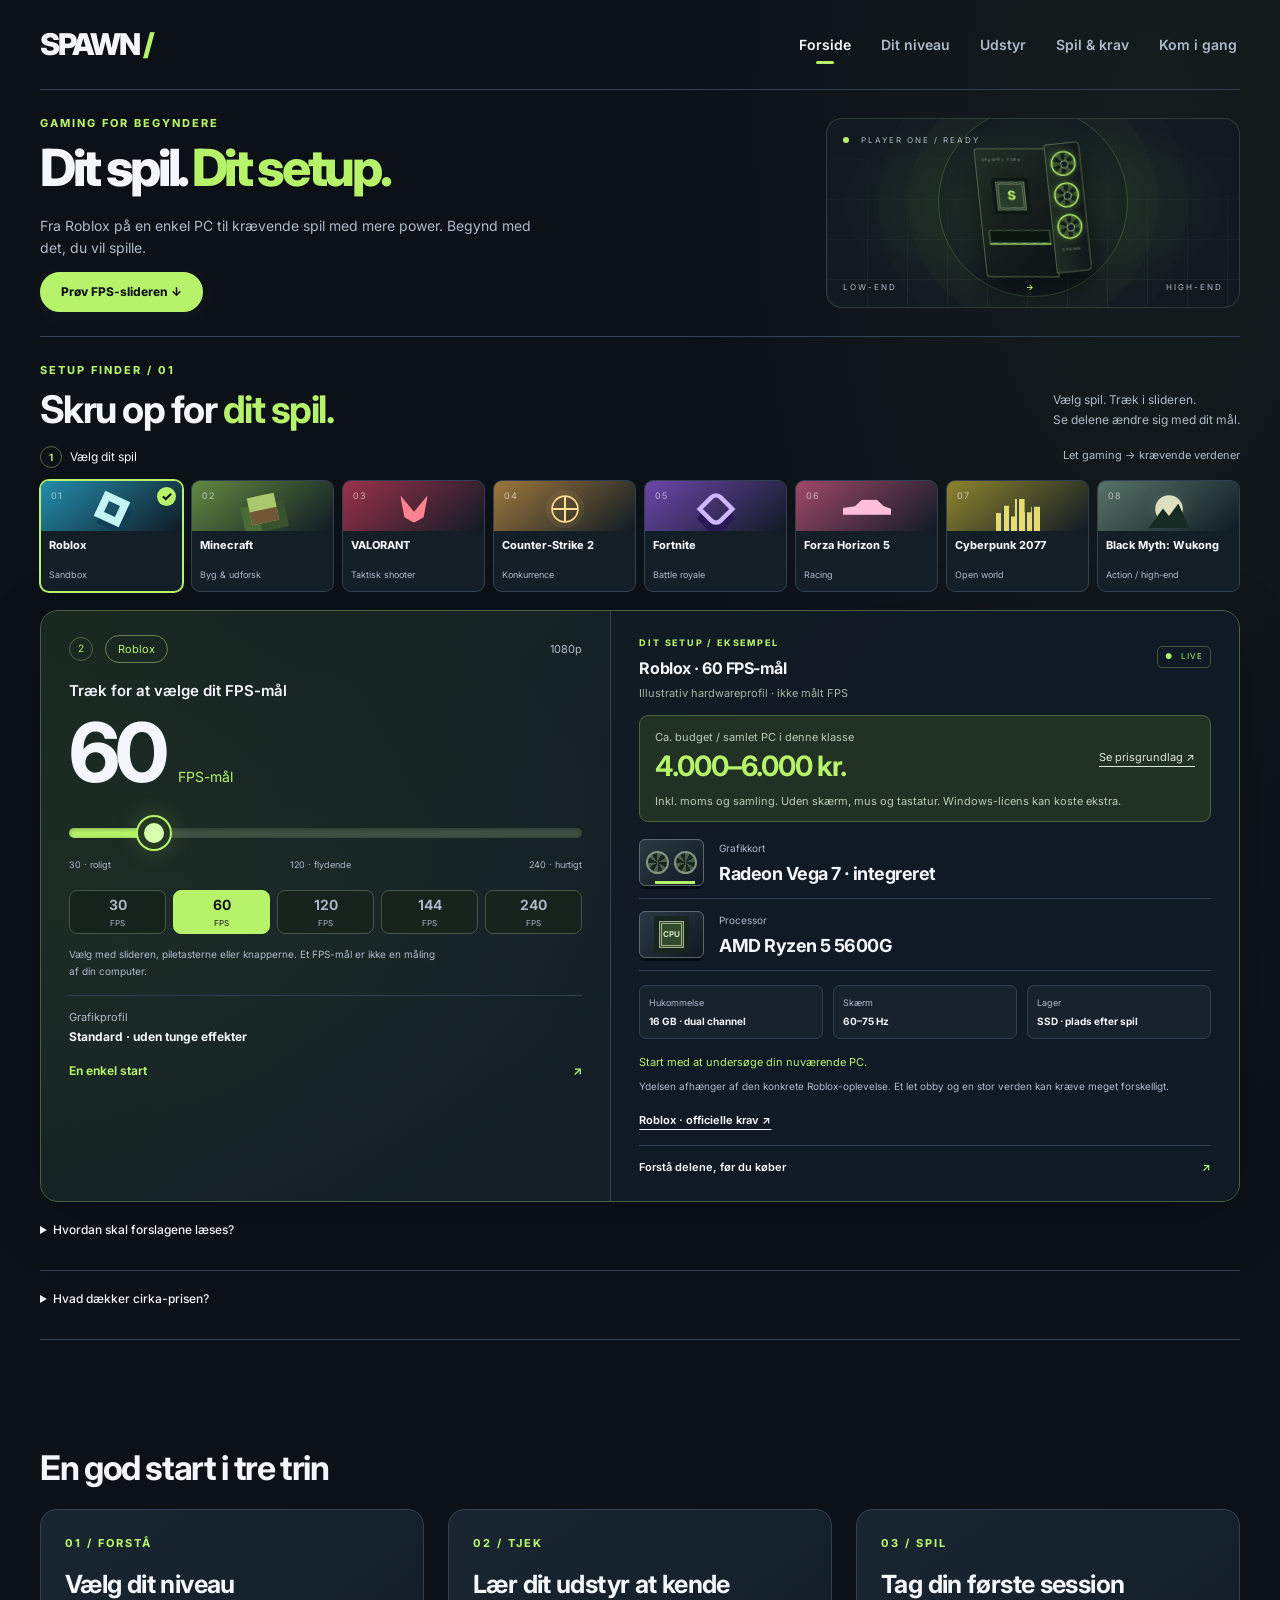
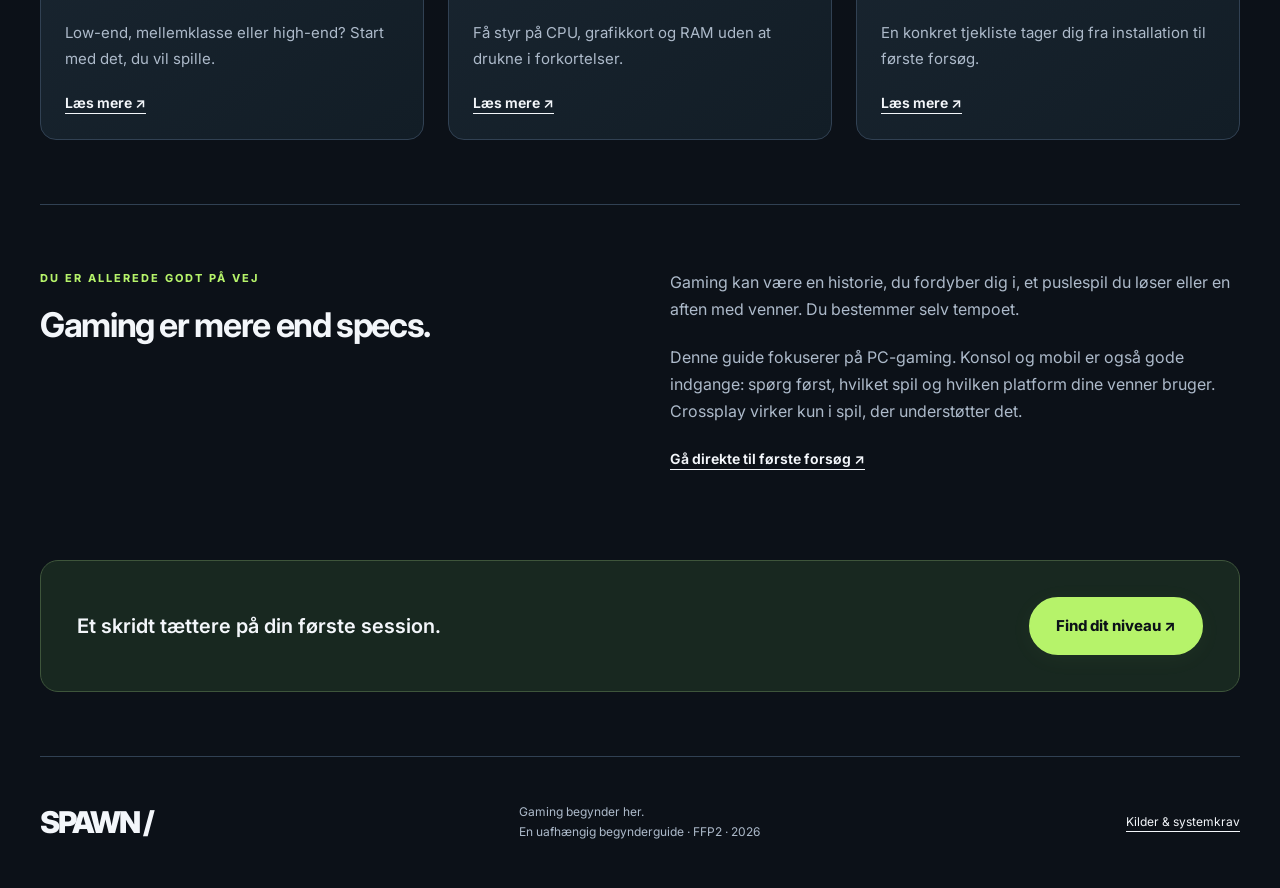
<file: index.html>
<!DOCTYPE html>
<html lang="da">
 <head>
  <meta charset="utf-8"/>
  <meta content="width=device-width,initial-scale=1" name="viewport"/>
  <meta content="Du behøver ikke den dyreste computer for at være med. Forstå dit udstyr, find et spil og kom trygt i gang." name="description"/>
  <title>
   Forside | SPAWN – Gaming for begyndere
  </title>
  <link href="assets/favicon.svg" rel="icon" type="image/svg+xml"/>
  <link href="style.css?v=20261002-4" rel="stylesheet"/>
  <link href="upgrade.css?v=20261002-4" rel="stylesheet"/>
  <script defer="" src="script.js?v=20261002-4">
  </script>
  <script defer="" src="planner.js?v=20261002-4">
  </script>
 </head>
 <body class="page-index">
  <a class="skip" href="#indhold">
   Spring til indhold
  </a>
  <header class="site-header wrap">
   <a aria-label="SPAWN forside" class="brand" href="index.html">
    SPAWN
    <span>
     /
    </span>
   </a>
   <nav aria-label="Hovednavigation">
    <a aria-current="page" href="index.html">
     Forside
    </a>
    <a href="niveauer.html">
     Dit niveau
    </a>
    <a href="udstyr.html">
     Udstyr
    </a>
    <a href="spil.html">
     Spil &amp; krav
    </a>
    <a href="kom-i-gang.html">
     Kom i gang
    </a>
   </nav>
  </header>
  <main class="wrap" id="indhold">
   <section class="hero home-hero">
    <div>
     <p class="eyebrow">
      GAMING FOR BEGYNDERE
     </p>
     <h1>
      Dit spil.
      <span>
       Dit setup.
      </span>
     </h1>
     <p class="lead">
      Fra Roblox på en enkel PC til krævende spil med mere power. Begynd med det, du vil spille.
     </p>
     <a class="button" href="#setup">
      Prøv FPS-slideren ↓
     </a>
    </div>
    <div aria-label="Grafisk illustration af en gaming-PC med tre lysende blæsere" class="hero-stage" role="img">
     <div class="stage-grid">
     </div>
     <div class="stage-orbit">
     </div>
     <div class="stage-label">
      <span class="dot">
      </span>
      PLAYER ONE / READY
     </div>
     <div class="pc-tower">
      <div class="pc-top">
      </div>
      <div class="pc-side">
       <span>
        SPAWN / CORE
       </span>
       <div class="chip">
       </div>
       <div class="gpu-bar">
       </div>
      </div>
      <div class="pc-front">
       <i class="fan">
       </i>
       <i class="fan">
       </i>
       <i class="fan">
       </i>
       <span>
        SPAWN
       </span>
      </div>
     </div>
     <div class="stage-card">
      <span>
       START MED SPILLET
      </span>
      <strong>
       Resten bygger vi på.
      </strong>
     </div>
     <div class="stage-bottom">
      <span>
       LOW-END
      </span>
      <b>
       →
      </b>
      <span>
       HIGH-END
      </span>
     </div>
    </div>
   </section>
   <section aria-labelledby="setup-title" class="section setup-lab" id="setup">
    <div class="section-heading">
     <div>
      <p class="eyebrow">
       SETUP FINDER / 01
      </p>
      <h2 id="setup-title">
       Skru op for
       <span>
        dit spil.
       </span>
      </h2>
     </div>
     <p>
      Vælg spil. Træk i slideren.
      <br/>
      Se delene ændre sig med dit mål.
     </p>
    </div>
    <noscript>
     <p class="callout">
      Slå JavaScript til for at bruge FPS-slideren. Du kan stadig læse
      <a href="spil.html#krav">
       systemkravene
      </a>
      og
      <a href="udstyr.html">
       guiden til computerdele
      </a>
      .
     </p>
    </noscript>
    <div class="planner" hidden="">
     <p class="control-label">
      <span class="step-label">
       <b>
        1
       </b>
       Vælg dit spil
      </span>
      <span>
       Let gaming → krævende verdener
      </span>
     </p>
     <select aria-label="Vælg dit spil" class="mobile-game-select" id="game-select">
      <option value="roblox">
       Roblox
      </option>
      <option value="minecraft">
       Minecraft
      </option>
      <option value="valorant">
       VALORANT
      </option>
      <option value="cs2">
       Counter-Strike 2
      </option>
      <option value="fortnite">
       Fortnite
      </option>
      <option value="forza">
       Forza Horizon 5
      </option>
      <option value="cyberpunk">
       Cyberpunk 2077
      </option>
      <option value="wukong">
       Black Myth: Wukong
      </option>
     </select>
     <div aria-label="Vælg spil" class="game-grid" role="group">
      <button aria-pressed="true" class="game-tile art-blocks" data-game="roblox" type="button">
       <span aria-hidden="true" class="game-art">
        <i>
        </i>
        <b>
         01
        </b>
       </span>
       <span class="game-title">
        Roblox
       </span>
       <span class="game-genre">
        Sandbox
       </span>
       <span aria-hidden="true" class="selected-badge">
        ✓
       </span>
      </button>
      <button aria-pressed="false" class="game-tile art-voxel" data-game="minecraft" type="button">
       <span aria-hidden="true" class="game-art">
        <i>
        </i>
        <b>
         02
        </b>
       </span>
       <span class="game-title">
        Minecraft
       </span>
       <span class="game-genre">
        Byg &amp; udforsk
       </span>
       <span aria-hidden="true" class="selected-badge">
        ✓
       </span>
      </button>
      <button aria-pressed="false" class="game-tile art-angles" data-game="valorant" type="button">
       <span aria-hidden="true" class="game-art">
        <i>
        </i>
        <b>
         03
        </b>
       </span>
       <span class="game-title">
        VALORANT
       </span>
       <span class="game-genre">
        Taktisk shooter
       </span>
       <span aria-hidden="true" class="selected-badge">
        ✓
       </span>
      </button>
      <button aria-pressed="false" class="game-tile art-crosshair" data-game="cs2" type="button">
       <span aria-hidden="true" class="game-art">
        <i>
        </i>
        <b>
         04
        </b>
       </span>
       <span class="game-title">
        Counter-Strike 2
       </span>
       <span class="game-genre">
        Konkurrence
       </span>
       <span aria-hidden="true" class="selected-badge">
        ✓
       </span>
      </button>
      <button aria-pressed="false" class="game-tile art-storm" data-game="fortnite" type="button">
       <span aria-hidden="true" class="game-art">
        <i>
        </i>
        <b>
         05
        </b>
       </span>
       <span class="game-title">
        Fortnite
       </span>
       <span class="game-genre">
        Battle royale
       </span>
       <span aria-hidden="true" class="selected-badge">
        ✓
       </span>
      </button>
      <button aria-pressed="false" class="game-tile art-racing" data-game="forza" type="button">
       <span aria-hidden="true" class="game-art">
        <i>
        </i>
        <b>
         06
        </b>
       </span>
       <span class="game-title">
        Forza Horizon 5
       </span>
       <span class="game-genre">
        Racing
       </span>
       <span aria-hidden="true" class="selected-badge">
        ✓
       </span>
      </button>
      <button aria-pressed="false" class="game-tile art-city" data-game="cyberpunk" type="button">
       <span aria-hidden="true" class="game-art">
        <i>
        </i>
        <b>
         07
        </b>
       </span>
       <span class="game-title">
        Cyberpunk 2077
       </span>
       <span class="game-genre">
        Open world
       </span>
       <span aria-hidden="true" class="selected-badge">
        ✓
       </span>
      </button>
      <button aria-pressed="false" class="game-tile art-moon" data-game="wukong" type="button">
       <span aria-hidden="true" class="game-art">
        <i>
        </i>
        <b>
         08
        </b>
       </span>
       <span class="game-title">
        Black Myth: Wukong
       </span>
       <span class="game-genre">
        Action / high-end
       </span>
       <span aria-hidden="true" class="selected-badge">
        ✓
       </span>
      </button>
     </div>
     <div class="builder-grid">
      <div class="fps-panel">
       <div class="panel-top">
        <span class="pill" id="selected-game">
         Roblox
        </span>
        <span class="muted">
         1080p
        </span>
       </div>
       <label for="fps-range">
        Træk for at vælge dit FPS-mål
       </label>
       <div class="fps-number">
        <output for="fps-range" id="fps-value">
         60
        </output>
        <span>
         FPS-mål
        </span>
       </div>
       <input aria-describedby="fps-explain" id="fps-range" max="240" min="30" step="1" type="range" value="60"/>
       <div aria-hidden="true" class="range-labels">
        <span>
         30 · roligt
        </span>
        <span>
         120 · flydende
        </span>
        <span>
         240 · hurtigt
        </span>
       </div>
       <div aria-label="Hurtige FPS-valg" class="fps-presets" role="group">
        <button aria-pressed="false" data-fps="30" type="button">
         30
         <span>
          FPS
         </span>
        </button>
        <button aria-pressed="true" data-fps="60" type="button">
         60
         <span>
          FPS
         </span>
        </button>
        <button aria-pressed="false" data-fps="120" type="button">
         120
         <span>
          FPS
         </span>
        </button>
        <button aria-pressed="false" data-fps="144" type="button">
         144
         <span>
          FPS
         </span>
        </button>
        <button aria-pressed="false" data-fps="240" type="button">
         240
         <span>
          FPS
         </span>
        </button>
       </div>
       <p id="fps-explain">
        Vælg med slideren, piletasterne eller knapperne. Et FPS-mål er ikke en måling af din computer.
       </p>
       <div class="setting-line">
        <span>
         Grafikprofil
        </span>
        <strong id="build-settings">
         Standard · uden tunge effekter
        </strong>
       </div>
       <div class="level-line">
        <span id="build-tier">
         En enkel start
        </span>
        <span aria-hidden="true">
         ↗
        </span>
       </div>
      </div>
      <div class="parts-panel">
       <div class="panel-top">
        <div>
         <p class="eyebrow">
          DIT SETUP / EKSEMPEL
         </p>
         <h3 id="result-summary">
          Roblox · 60 FPS-mål
         </h3>
        </div>
        <span class="live-dot">
         LIVE
        </span>
       </div>
       <p class="profile-disclaimer">
        Illustrativ hardwareprofil · ikke målt FPS
       </p>
       <div class="price-card">
        <div>
         <span>
          Ca. budget / samlet PC i denne klasse
         </span>
         <strong id="build-price">
          4.000–6.000 kr.
         </strong>
        </div>
        <a href="#prisgrundlag">
         Se prisgrundlag ↗
        </a>
        <p>
         Inkl. moms og samling. Uden skærm, mus og tastatur. Windows-licens kan koste ekstra.
        </p>
       </div>
       <div class="part">
        <span aria-hidden="true" class="part-icon part-art gpu-art">
         <i>
         </i>
         <i>
         </i>
        </span>
        <div>
         <span>
          Grafikkort
         </span>
         <h3 id="build-gpu">
         </h3>
        </div>
       </div>
       <div class="part">
        <span aria-hidden="true" class="part-icon part-art cpu-art">
         <i>
         </i>
         <i>
         </i>
        </span>
        <div>
         <span>
          Processor
         </span>
         <h3 id="build-cpu">
         </h3>
        </div>
       </div>
       <div class="small-parts">
        <div>
         <span>
          Hukommelse
         </span>
         <strong id="build-ram">
         </strong>
        </div>
        <div>
         <span>
          Skærm
         </span>
         <strong id="build-display">
         </strong>
        </div>
        <div>
         <span>
          Lager
         </span>
         <strong>
          SSD · plads efter spil
         </strong>
        </div>
       </div>
       <p class="budget-direction" id="budget-direction">
       </p>
       <p class="build-note" id="build-note">
       </p>
       <a class="text-link" href="https://en.help.roblox.com/hc/en-us/articles/203312800-Computer-Hardware-Operating-System-Requirements" id="game-source">
        Se spillets officielle systemkrav ↗
       </a>
       <a class="hardware-next" href="udstyr.html">
        Forstå delene, før du køber
        <span aria-hidden="true">
         ↗
        </span>
       </a>
       <p aria-live="polite" class="sr-only" id="planner-status" role="status">
       </p>
      </div>
     </div>
     <details class="method">
      <summary>
       Hvordan skal forslagene læses?
      </summary>
      <p>
       Det er illustrative hardwareprofiler til research, ikke benchmarkmålinger, en kompatibilitetstest eller et løfte om den valgte FPS. Profilerne er valgt redaktionelt; de officielle links dokumenterer spillenes krav, ikke sliderens kombinationer. Udgangspunktet er 1920 × 1080 pixels, ingen ray tracing og ingen frame generation. Konkurrencespil bruger lavere grafik; tunge spil bruger medium/høj. Se den konkrete profil ovenfor.
      </p>
      <p>
       En dyrere GPU alene sikrer ikke høj FPS. CPU, baner, mods, opdateringer, køling og indstillinger ændrer resultatet. Find uafhængige tests af præcis spilversion og dele før køb. Tjek også bundkort, strømforsyning, køler, kabinet og operativsystem. Roblox-oplevelser varierer meget, og Minecraft-eksemplet er Java uden shaders.
      </p>
     </details>
     <details class="method price-method" id="prisgrundlag">
      <summary>
       Hvad dækker cirka-prisen?
      </summary>
      <p>
       Et bredt budget for en ny, samlet stationær PC i denne hardwareklasse. Det inkluderer computerens dele, kabinet, strømforsyning, køling, SSD, samling og moms. Skærm, tastatur og mus er ikke med. Windows-aktivering varierer mellem butikker og kan koste ekstra.
      </p>
      <p>
       Det er et budgetskøn, ikke en indkøbskurv med præcis de viste dele. Flere eksempeldele er ældre; nyere komplette maskiner er brugt som markedsreferencer. Samme prisklasse betyder ikke samme FPS. Priser undersøgt 2. oktober 2026.
      </p>
      <p>
       Referencepunkter: Proshop Entry fra 4.299 kr., Topdata PRIMEPRO med RTX 5060 til 8.999 kr., MM-Vision Thunder med RX 9070 GRE til 11.995 kr. og Topdata HIGH-LINE med RTX 5070 til 13.499 kr. Grundkonfigurationerne har ofte 16 GB RAM; mere RAM og Windows kan øge prisen. En RX 6600-reference til 6.395 kr. og en RTX 5080-reference til 23.999 kr. var udsolgt og er kun prisorientering.
      </p>
      <div class="price-sources">
       <a href="https://www.proshop.dk/dutzo-computere-entry">
        Proshop · Entry
       </a>
       <a href="https://topdata.dk/shop/463-prime-pro/14298-primepro-ryzen16g-ddr5-ramrtx5060-8g1tb-ssdprism-rgb/">
        Topdata · PRIMEPRO
       </a>
       <a href="https://www.mm-vision.dk/visiongaming/thunder-gaming-pc">
        MM-Vision · Thunder
       </a>
       <a href="https://topdata.dk/shop/458-high-line/14051-high-lineryzen-7800x3d16g-ddr5-ramrtx5070-12gb1tb-ssddeepcool/">
        Topdata · RTX 5070
       </a>
       <a href="https://topdata.dk/shop/458-high-line/">
        Topdata · HIGH-LINE
       </a>
       <a href="https://tjdata.dk/shop/produkt/computer/stationaer/ready-2-go-gaming-faerdigbyggede-computere/596007/ready-2-go-gaming-gamer-pc-ryzen-5-5600-rx-6600-8gb-16gb-ram-512gb-ssd-win-11/">
        TJdata · udsolgt RX 6600-reference
       </a>
      </div>
     </details>
    </div>
   </section>
   <section class="section">
    <h2>
     En god start i tre trin
    </h2>
    <div class="cards">
     <article class="card">
      <p class="eyebrow">
       01 / FORSTÅ
      </p>
      <h3>
       Vælg dit niveau
      </h3>
      <p>
       Low-end, mellemklasse eller high-end? Start med det, du vil spille.
      </p>
      <a class="text-link" href="niveauer.html">
       Læs mere
       <span aria-hidden="true">
        ↗
       </span>
       <span class="sr-only">
        om vælg dit niveau
       </span>
      </a>
     </article>
     <article class="card">
      <p class="eyebrow">
       02 / TJEK
      </p>
      <h3>
       Lær dit udstyr at kende
      </h3>
      <p>
       Få styr på CPU, grafikkort og RAM uden at drukne i forkortelser.
      </p>
      <a class="text-link" href="udstyr.html">
       Læs mere
       <span aria-hidden="true">
        ↗
       </span>
       <span class="sr-only">
        om lær dit udstyr at kende
       </span>
      </a>
     </article>
     <article class="card">
      <p class="eyebrow">
       03 / SPIL
      </p>
      <h3>
       Tag din første session
      </h3>
      <p>
       En konkret tjekliste tager dig fra installation til første forsøg.
      </p>
      <a class="text-link" href="kom-i-gang.html">
       Læs mere
       <span aria-hidden="true">
        ↗
       </span>
       <span class="sr-only">
        om tag din første session
       </span>
      </a>
     </article>
    </div>
   </section>
   <section class="split section">
    <div>
     <p class="eyebrow">
      DU ER ALLEREDE GODT PÅ VEJ
     </p>
     <h2>
      Gaming er mere end specs.
     </h2>
    </div>
    <div>
     <p>
      Gaming kan være en historie, du fordyber dig i, et puslespil du løser eller en aften med venner. Du bestemmer selv tempoet.
     </p>
     <p>
      Denne guide fokuserer på PC-gaming. Konsol og mobil er også gode indgange: spørg først, hvilket spil og hvilken platform dine venner bruger. Crossplay virker kun i spil, der understøtter det.
     </p>
     <a class="text-link" href="kom-i-gang.html">
      Gå direkte til første forsøg ↗
     </a>
    </div>
   </section>
   <section class="end-cta">
    <p>
     Et skridt tættere på din første session.
    </p>
    <a class="button" href="niveauer.html">
     Find dit niveau ↗
    </a>
   </section>
  </main>
  <footer class="wrap">
   <a class="brand" href="index.html">
    SPAWN /
   </a>
   <p>
    Gaming begynder her.
    <br/>
    En uafhængig begynderguide · FFP2 · 2026
   </p>
   <a href="spil.html#krav">
    Kilder &amp; systemkrav
   </a>
  </footer>
 </body>
</html>
</file>
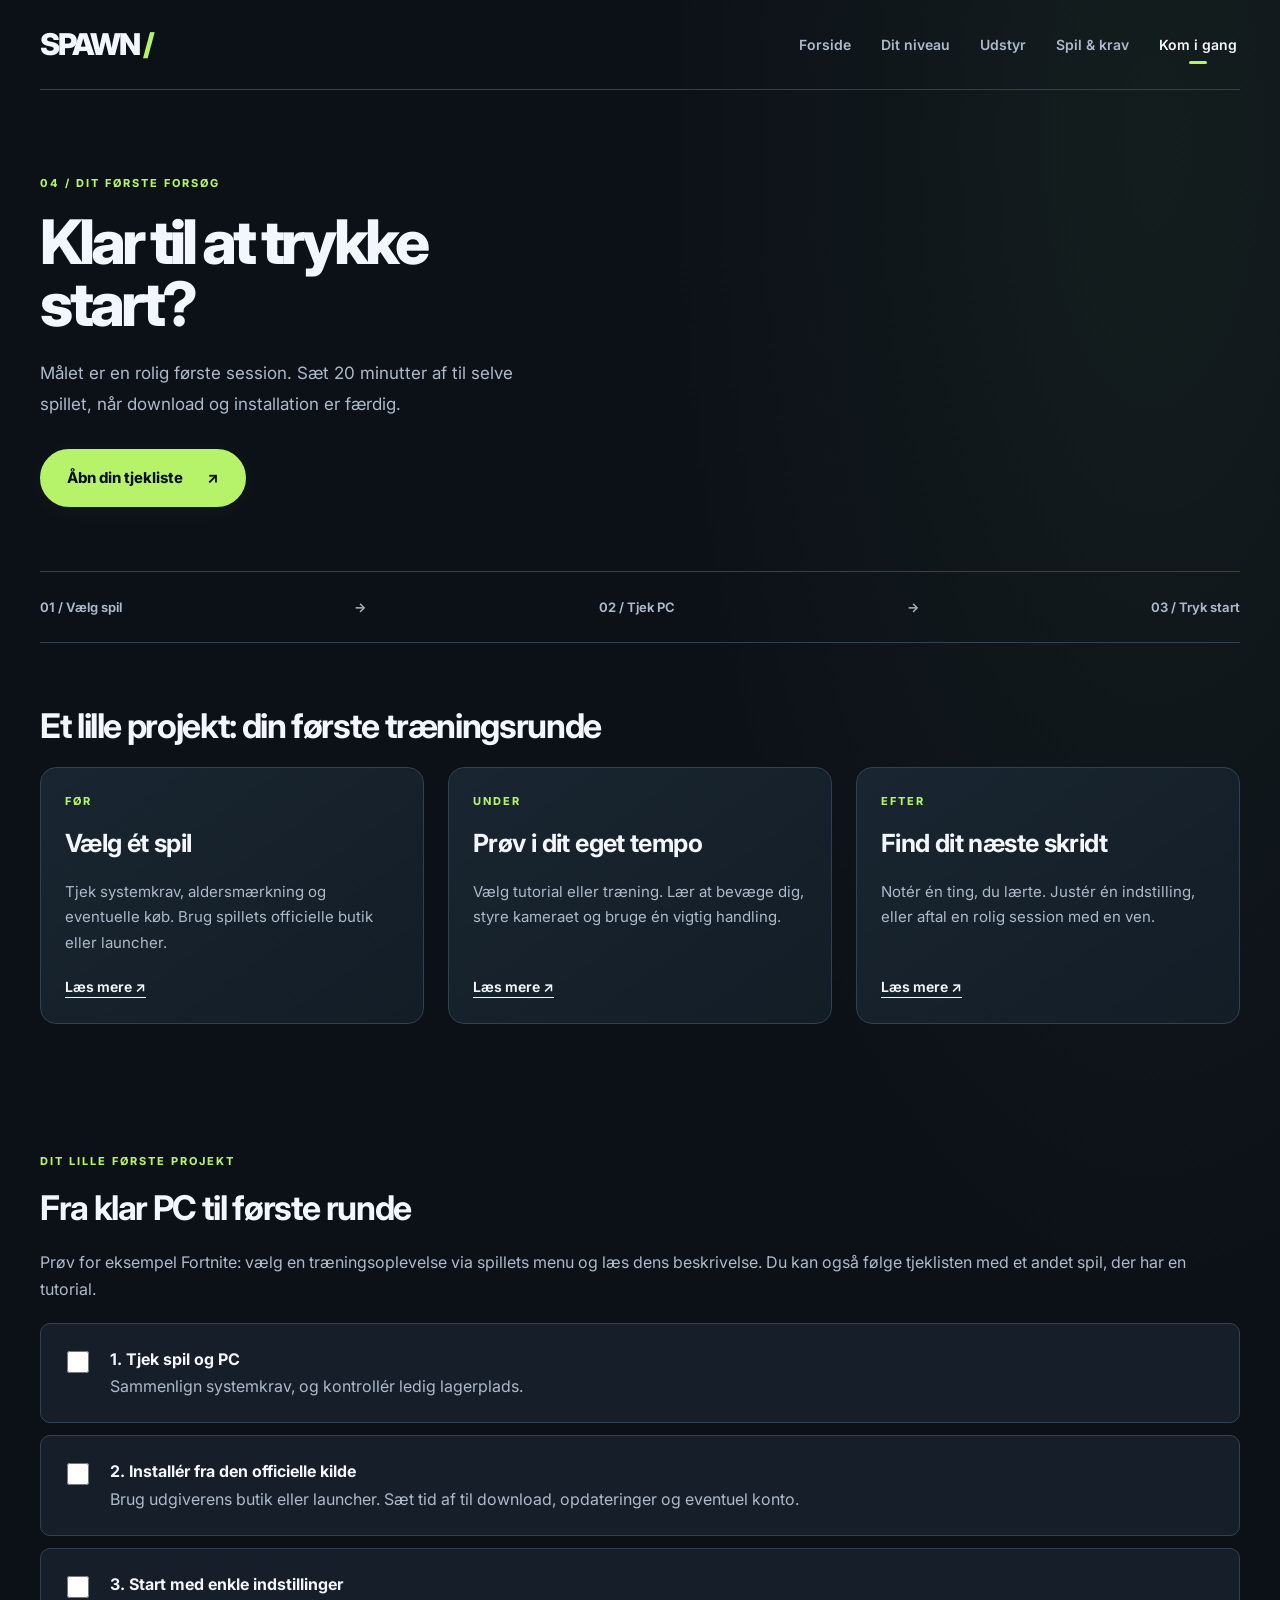
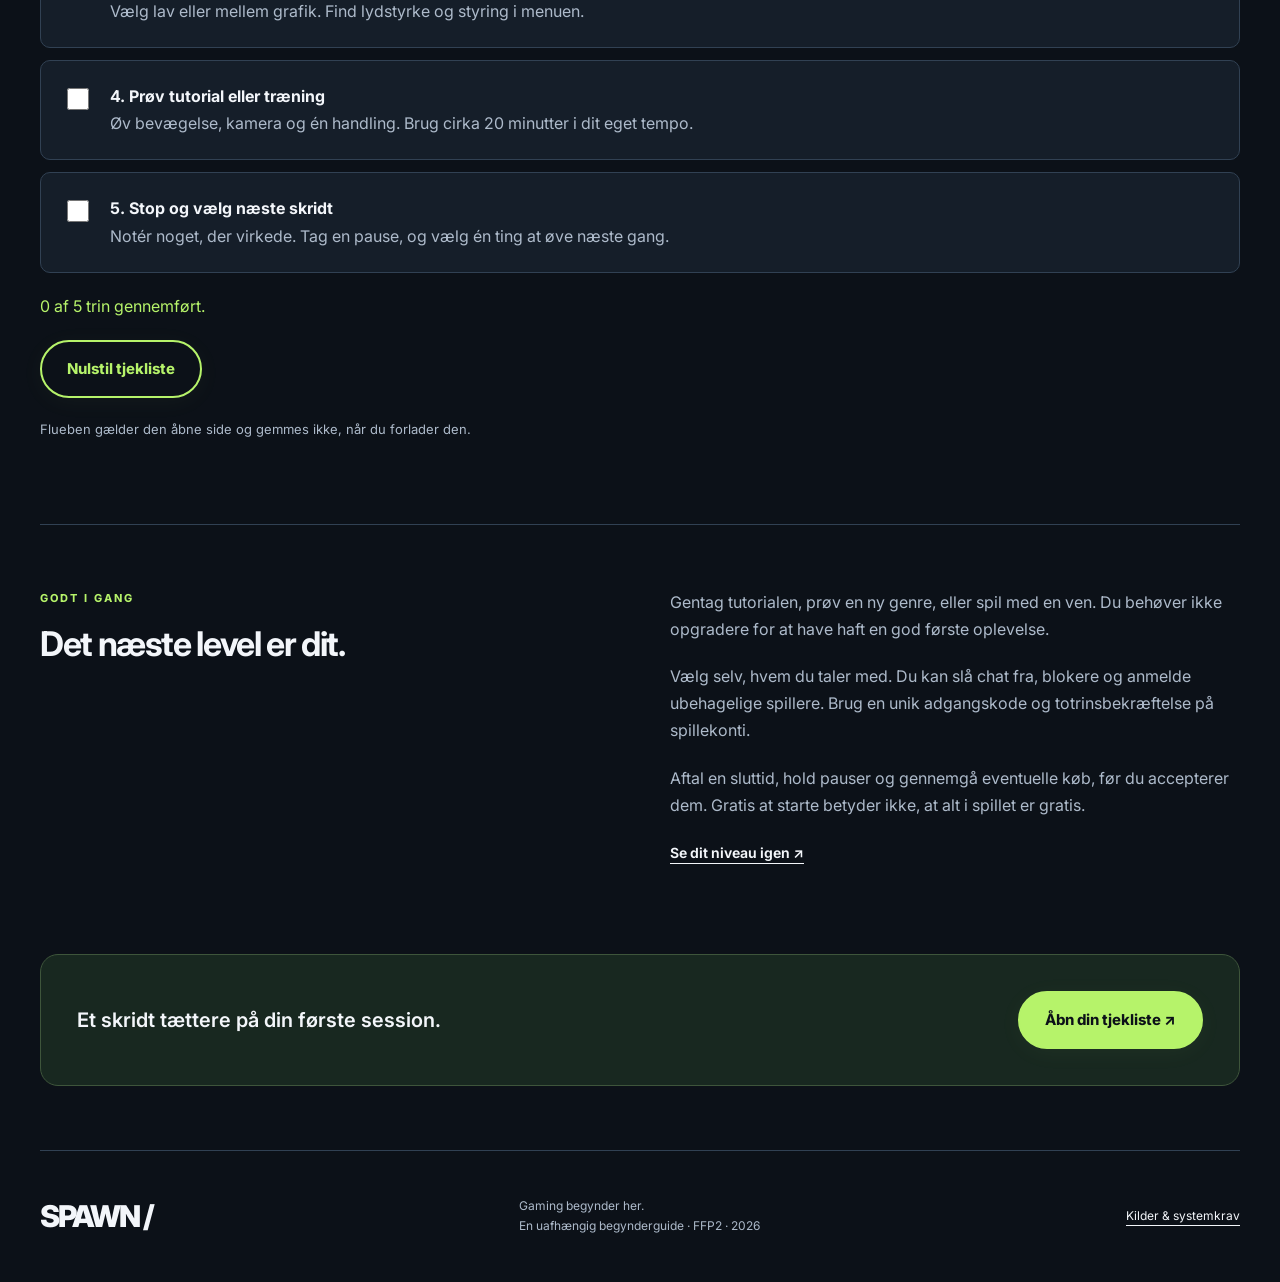
<file: kom-i-gang.html>
<!DOCTYPE html>
<html lang="da">
 <head>
  <meta charset="utf-8"/>
  <meta content="width=device-width,initial-scale=1" name="viewport"/>
  <meta content="Målet er en rolig første session. Sæt 20 minutter af til selve spillet, når download og installation er færdig." name="description"/>
  <title>
   Kom i gang | SPAWN – Gaming for begyndere
  </title>
  <link href="assets/favicon.svg" rel="icon" type="image/svg+xml"/>
  <link href="style.css?v=20261002-4" rel="stylesheet"/>
  <link href="upgrade.css?v=20261002-4" rel="stylesheet"/>
  <script defer="" src="script.js?v=20261002-4">
  </script>
 </head>
 <body class="page-kom-i-gang">
  <a class="skip" href="#indhold">
   Spring til indhold
  </a>
  <header class="site-header wrap">
   <a aria-label="SPAWN forside" class="brand" href="index.html">
    SPAWN
    <span>
     /
    </span>
   </a>
   <nav aria-label="Hovednavigation">
    <a href="index.html">
     Forside
    </a>
    <a href="niveauer.html">
     Dit niveau
    </a>
    <a href="udstyr.html">
     Udstyr
    </a>
    <a href="spil.html">
     Spil &amp; krav
    </a>
    <a aria-current="page" href="kom-i-gang.html">
     Kom i gang
    </a>
   </nav>
  </header>
  <main class="wrap" id="indhold">
   <section class="hero">
    <div>
     <p class="eyebrow">
      04 / DIT FØRSTE FORSØG
     </p>
     <h1>
      Klar til at trykke
      <br/>
      start?
     </h1>
     <p class="lead">
      Målet er en rolig første session. Sæt 20 minutter af til selve spillet, når download og installation er færdig.
     </p>
     <a class="button" href="#tjekliste">
      Åbn din tjekliste
      <span aria-hidden="true">
       ↗
      </span>
     </a>
    </div>
   </section>
   <div aria-label="Din vej ind i gaming" class="route">
    <span>
     01 / Vælg spil
    </span>
    <span aria-hidden="true">
     →
    </span>
    <span>
     02 / Tjek PC
    </span>
    <span aria-hidden="true">
     →
    </span>
    <span>
     03 / Tryk start
    </span>
   </div>
   <section class="section">
    <h2>
     Et lille projekt: din første træningsrunde
    </h2>
    <div class="cards">
     <article class="card">
      <p class="eyebrow">
       FØR
      </p>
      <h3>
       Vælg ét spil
      </h3>
      <p>
       Tjek systemkrav, aldersmærkning og eventuelle køb. Brug spillets officielle butik eller launcher.
      </p>
      <a class="text-link" href="spil.html">
       Læs mere
       <span aria-hidden="true">
        ↗
       </span>
       <span class="sr-only">
        om vælg ét spil
       </span>
      </a>
     </article>
     <article class="card">
      <p class="eyebrow">
       UNDER
      </p>
      <h3>
       Prøv i dit eget tempo
      </h3>
      <p>
       Vælg tutorial eller træning. Lær at bevæge dig, styre kameraet og bruge én vigtig handling.
      </p>
      <a class="text-link" href="#tjekliste">
       Læs mere
       <span aria-hidden="true">
        ↗
       </span>
       <span class="sr-only">
        om prøv i dit eget tempo
       </span>
      </a>
     </article>
     <article class="card">
      <p class="eyebrow">
       EFTER
      </p>
      <h3>
       Find dit næste skridt
      </h3>
      <p>
       Notér én ting, du lærte. Justér én indstilling, eller aftal en rolig session med en ven.
      </p>
      <a class="text-link" href="#naeste">
       Læs mere
       <span aria-hidden="true">
        ↗
       </span>
       <span class="sr-only">
        om find dit næste skridt
       </span>
      </a>
     </article>
    </div>
   </section>
   <section class="section" id="tjekliste">
    <p class="eyebrow">
     DIT LILLE FØRSTE PROJEKT
    </p>
    <h2>
     Fra klar PC til første runde
    </h2>
    <p>
     Prøv for eksempel Fortnite: vælg en træningsoplevelse via spillets menu og læs dens beskrivelse. Du kan også følge tjeklisten med et andet spil, der har en tutorial.
    </p>
    <div class="checklist">
     <label>
      <input type="checkbox"/>
      <span>
       <strong>
        1. Tjek spil og PC
       </strong>
       Sammenlign systemkrav, og kontrollér ledig lagerplads.
      </span>
     </label>
     <label>
      <input type="checkbox"/>
      <span>
       <strong>
        2. Installér fra den officielle kilde
       </strong>
       Brug udgiverens butik eller launcher. Sæt tid af til download, opdateringer og eventuel konto.
      </span>
     </label>
     <label>
      <input type="checkbox"/>
      <span>
       <strong>
        3. Start med enkle indstillinger
       </strong>
       Vælg lav eller mellem grafik. Find lydstyrke og styring i menuen.
      </span>
     </label>
     <label>
      <input type="checkbox"/>
      <span>
       <strong>
        4. Prøv tutorial eller træning
       </strong>
       Øv bevægelse, kamera og én handling. Brug cirka 20 minutter i dit eget tempo.
      </span>
     </label>
     <label>
      <input type="checkbox"/>
      <span>
       <strong>
        5. Stop og vælg næste skridt
       </strong>
       Notér noget, der virkede. Tag en pause, og vælg én ting at øve næste gang.
      </span>
     </label>
    </div>
    <p aria-live="polite" id="progress" role="status">
     0 af 5 trin gennemført.
    </p>
    <button class="button secondary" hidden="" id="reset" type="button">
     Nulstil tjekliste
    </button>
    <noscript>
     <p>
      Du kan stadig sætte flueben uden JavaScript. Automatisk optælling er slået fra.
     </p>
    </noscript>
    <p class="note">
     Flueben gælder den åbne side og gemmes ikke, når du forlader den.
    </p>
   </section>
   <section class="section split" id="naeste">
    <div>
     <p class="eyebrow">
      GODT I GANG
     </p>
     <h2>
      Det næste level er dit.
     </h2>
    </div>
    <div>
     <p>
      Gentag tutorialen, prøv en ny genre, eller spil med en ven. Du behøver ikke opgradere for at have haft en god første oplevelse.
     </p>
     <p>
      Vælg selv, hvem du taler med. Du kan slå chat fra, blokere og anmelde ubehagelige spillere. Brug en unik adgangskode og totrinsbekræftelse på spillekonti.
     </p>
     <p>
      Aftal en sluttid, hold pauser og gennemgå eventuelle køb, før du accepterer dem. Gratis at starte betyder ikke, at alt i spillet er gratis.
     </p>
     <a class="text-link" href="niveauer.html">
      Se dit niveau igen ↗
     </a>
    </div>
   </section>
   <section class="end-cta">
    <p>
     Et skridt tættere på din første session.
    </p>
    <a class="button" href="#tjekliste">
     Åbn din tjekliste ↗
    </a>
   </section>
  </main>
  <footer class="wrap">
   <a class="brand" href="index.html">
    SPAWN /
   </a>
   <p>
    Gaming begynder her.
    <br/>
    En uafhængig begynderguide · FFP2 · 2026
   </p>
   <a href="spil.html#krav">
    Kilder &amp; systemkrav
   </a>
  </footer>
 </body>
</html>
</file>
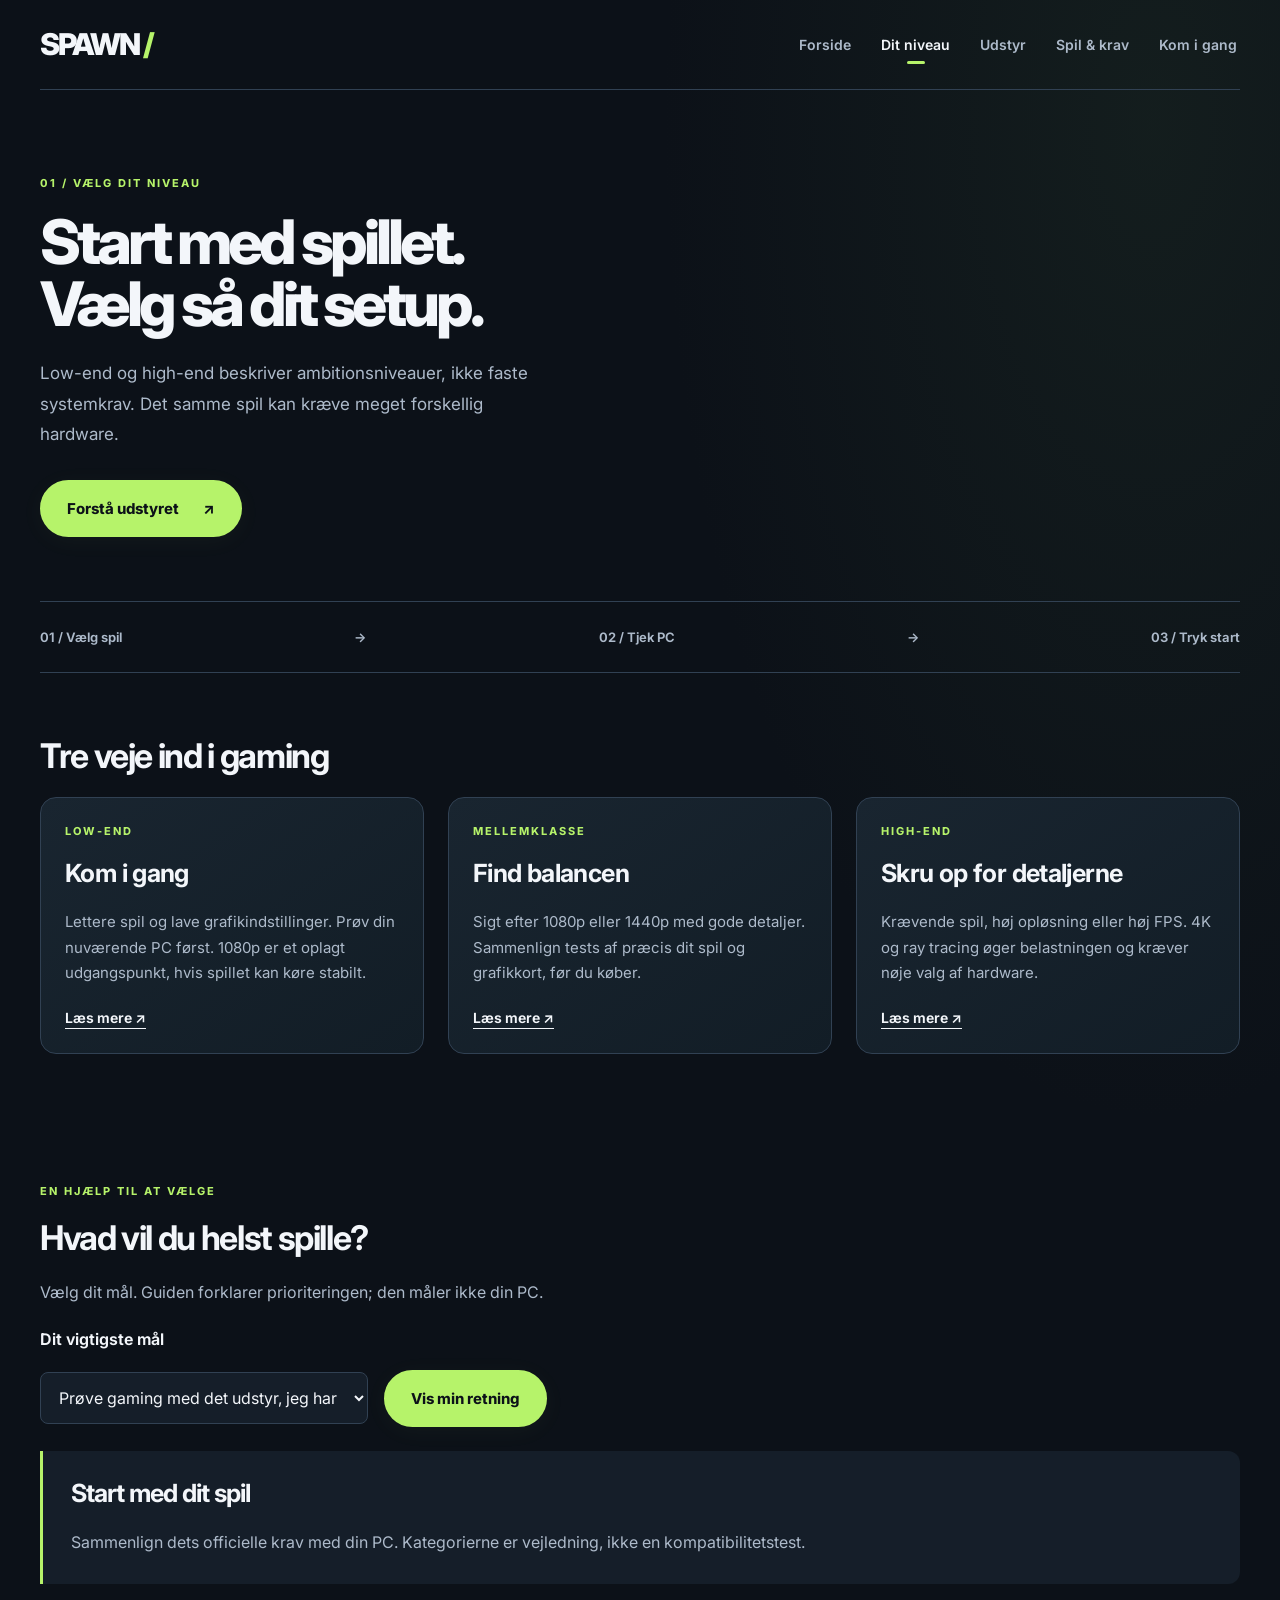
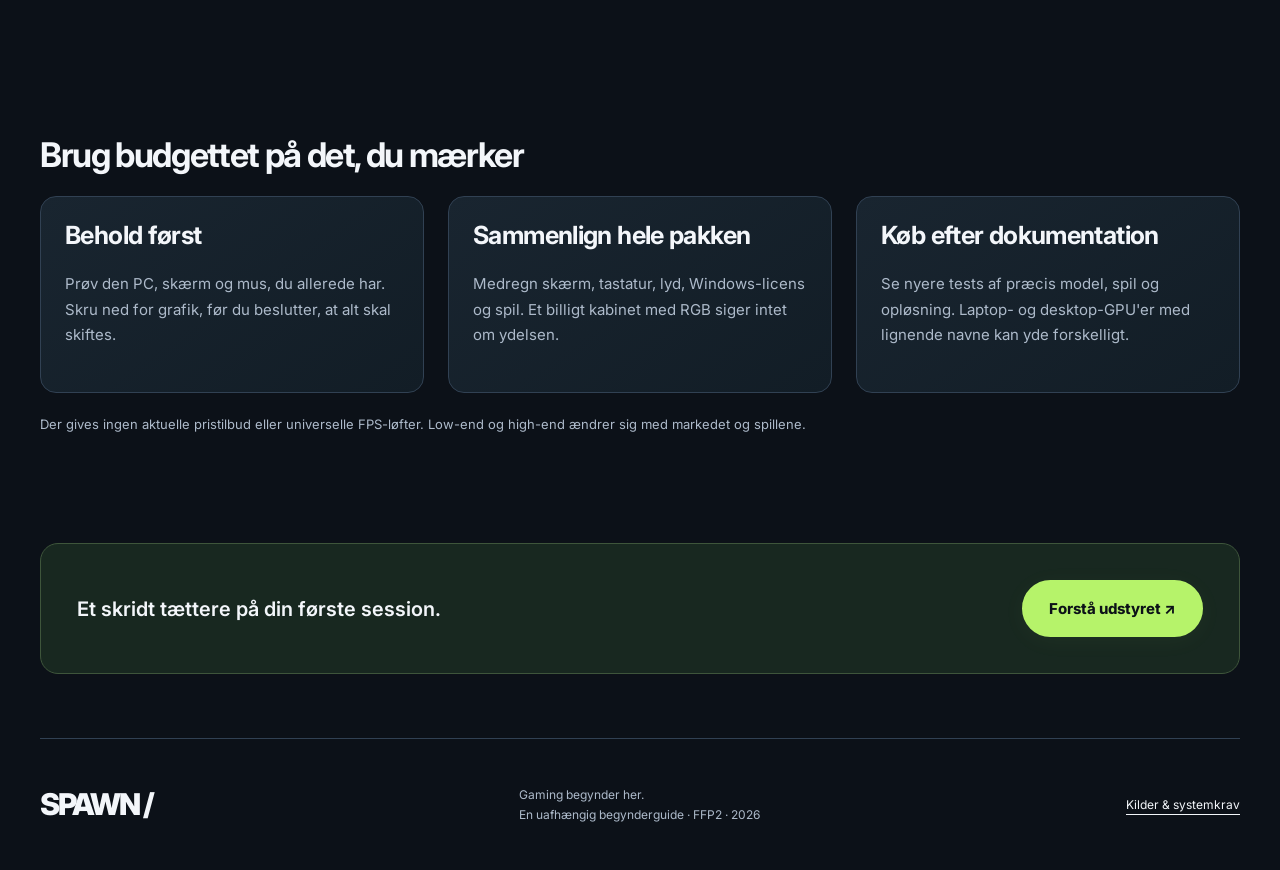
<file: niveauer.html>
<!DOCTYPE html>
<html lang="da">
 <head>
  <meta charset="utf-8"/>
  <meta content="width=device-width,initial-scale=1" name="viewport"/>
  <meta content="Low-end og high-end beskriver ambitionsniveauer, ikke faste systemkrav. Det samme spil kan kræve meget forskellig hardware." name="description"/>
  <title>
   Dit niveau | SPAWN – Gaming for begyndere
  </title>
  <link href="assets/favicon.svg" rel="icon" type="image/svg+xml"/>
  <link href="style.css?v=20261002-4" rel="stylesheet"/>
  <link href="upgrade.css?v=20261002-4" rel="stylesheet"/>
  <script defer="" src="script.js?v=20261002-4">
  </script>
 </head>
 <body class="page-niveauer">
  <a class="skip" href="#indhold">
   Spring til indhold
  </a>
  <header class="site-header wrap">
   <a aria-label="SPAWN forside" class="brand" href="index.html">
    SPAWN
    <span>
     /
    </span>
   </a>
   <nav aria-label="Hovednavigation">
    <a href="index.html">
     Forside
    </a>
    <a aria-current="page" href="niveauer.html">
     Dit niveau
    </a>
    <a href="udstyr.html">
     Udstyr
    </a>
    <a href="spil.html">
     Spil &amp; krav
    </a>
    <a href="kom-i-gang.html">
     Kom i gang
    </a>
   </nav>
  </header>
  <main class="wrap" id="indhold">
   <section class="hero">
    <div>
     <p class="eyebrow">
      01 / VÆLG DIT NIVEAU
     </p>
     <h1>
      Start med spillet.
      <br/>
      Vælg så dit setup.
     </h1>
     <p class="lead">
      Low-end og high-end beskriver ambitionsniveauer, ikke faste systemkrav. Det samme spil kan kræve meget forskellig hardware.
     </p>
     <a class="button" href="udstyr.html">
      Forstå udstyret
      <span aria-hidden="true">
       ↗
      </span>
     </a>
    </div>
   </section>
   <div aria-label="Din vej ind i gaming" class="route">
    <span>
     01 / Vælg spil
    </span>
    <span aria-hidden="true">
     →
    </span>
    <span>
     02 / Tjek PC
    </span>
    <span aria-hidden="true">
     →
    </span>
    <span>
     03 / Tryk start
    </span>
   </div>
   <section class="section">
    <h2>
     Tre veje ind i gaming
    </h2>
    <div class="cards">
     <article class="card">
      <p class="eyebrow">
       LOW-END
      </p>
      <h3>
       Kom i gang
      </h3>
      <p>
       Lettere spil og lave grafikindstillinger. Prøv din nuværende PC først. 1080p er et oplagt udgangspunkt, hvis spillet kan køre stabilt.
      </p>
      <a class="text-link" href="spil.html">
       Læs mere
       <span aria-hidden="true">
        ↗
       </span>
       <span class="sr-only">
        om kom i gang
       </span>
      </a>
     </article>
     <article class="card">
      <p class="eyebrow">
       MELLEMKLASSE
      </p>
      <h3>
       Find balancen
      </h3>
      <p>
       Sigt efter 1080p eller 1440p med gode detaljer. Sammenlign tests af præcis dit spil og grafikkort, før du køber.
      </p>
      <a class="text-link" href="spil.html">
       Læs mere
       <span aria-hidden="true">
        ↗
       </span>
       <span class="sr-only">
        om find balancen
       </span>
      </a>
     </article>
     <article class="card">
      <p class="eyebrow">
       HIGH-END
      </p>
      <h3>
       Skru op for detaljerne
      </h3>
      <p>
       Krævende spil, høj opløsning eller høj FPS. 4K og ray tracing øger belastningen og kræver nøje valg af hardware.
      </p>
      <a class="text-link" href="spil.html">
       Læs mere
       <span aria-hidden="true">
        ↗
       </span>
       <span class="sr-only">
        om skru op for detaljerne
       </span>
      </a>
     </article>
    </div>
   </section>
   <section class="section" id="niveauguide">
    <p class="eyebrow">
     EN HJÆLP TIL AT VÆLGE
    </p>
    <h2>
     Hvad vil du helst spille?
    </h2>
    <p>
     Vælg dit mål. Guiden forklarer prioriteringen; den måler ikke din PC.
    </p>
    <form id="level-form">
     <label for="goal">
      Dit vigtigste mål
     </label>
     <select id="goal" name="goal">
      <option value="start">
       Prøve gaming med det udstyr, jeg har
      </option>
      <option value="balance">
       God grafik i 1080p eller 1440p
      </option>
      <option value="detail">
       4K og meget høje detaljer
      </option>
      <option value="speed">
       Høj FPS i konkurrencespil
      </option>
     </select>
     <button class="button" type="submit">
      Vis min retning
     </button>
    </form>
    <div aria-live="polite" class="callout" id="level-result" role="status">
     <h3>
      Start med dit spil
     </h3>
     <p>
      Sammenlign dets officielle krav med din PC. Kategorierne er vejledning, ikke en kompatibilitetstest.
     </p>
    </div>
    <noscript>
     <p>
      Guiden kræver JavaScript. Brug de tre niveaukort ovenfor som alternativ.
     </p>
    </noscript>
   </section>
   <section class="section">
    <h2>
     Brug budgettet på det, du mærker
    </h2>
    <div class="cards">
     <article class="card">
      <h3>
       Behold først
      </h3>
      <p>
       Prøv den PC, skærm og mus, du allerede har. Skru ned for grafik, før du beslutter, at alt skal skiftes.
      </p>
     </article>
     <article class="card">
      <h3>
       Sammenlign hele pakken
      </h3>
      <p>
       Medregn skærm, tastatur, lyd, Windows-licens og spil. Et billigt kabinet med RGB siger intet om ydelsen.
      </p>
     </article>
     <article class="card">
      <h3>
       Køb efter dokumentation
      </h3>
      <p>
       Se nyere tests af præcis model, spil og opløsning. Laptop- og desktop-GPU'er med lignende navne kan yde forskelligt.
      </p>
     </article>
    </div>
    <p class="note">
     Der gives ingen aktuelle pristilbud eller universelle FPS-løfter. Low-end og high-end ændrer sig med markedet og spillene.
    </p>
   </section>
   <section class="end-cta">
    <p>
     Et skridt tættere på din første session.
    </p>
    <a class="button" href="udstyr.html">
     Forstå udstyret ↗
    </a>
   </section>
  </main>
  <footer class="wrap">
   <a class="brand" href="index.html">
    SPAWN /
   </a>
   <p>
    Gaming begynder her.
    <br/>
    En uafhængig begynderguide · FFP2 · 2026
   </p>
   <a href="spil.html#krav">
    Kilder &amp; systemkrav
   </a>
  </footer>
 </body>
</html>
</file>
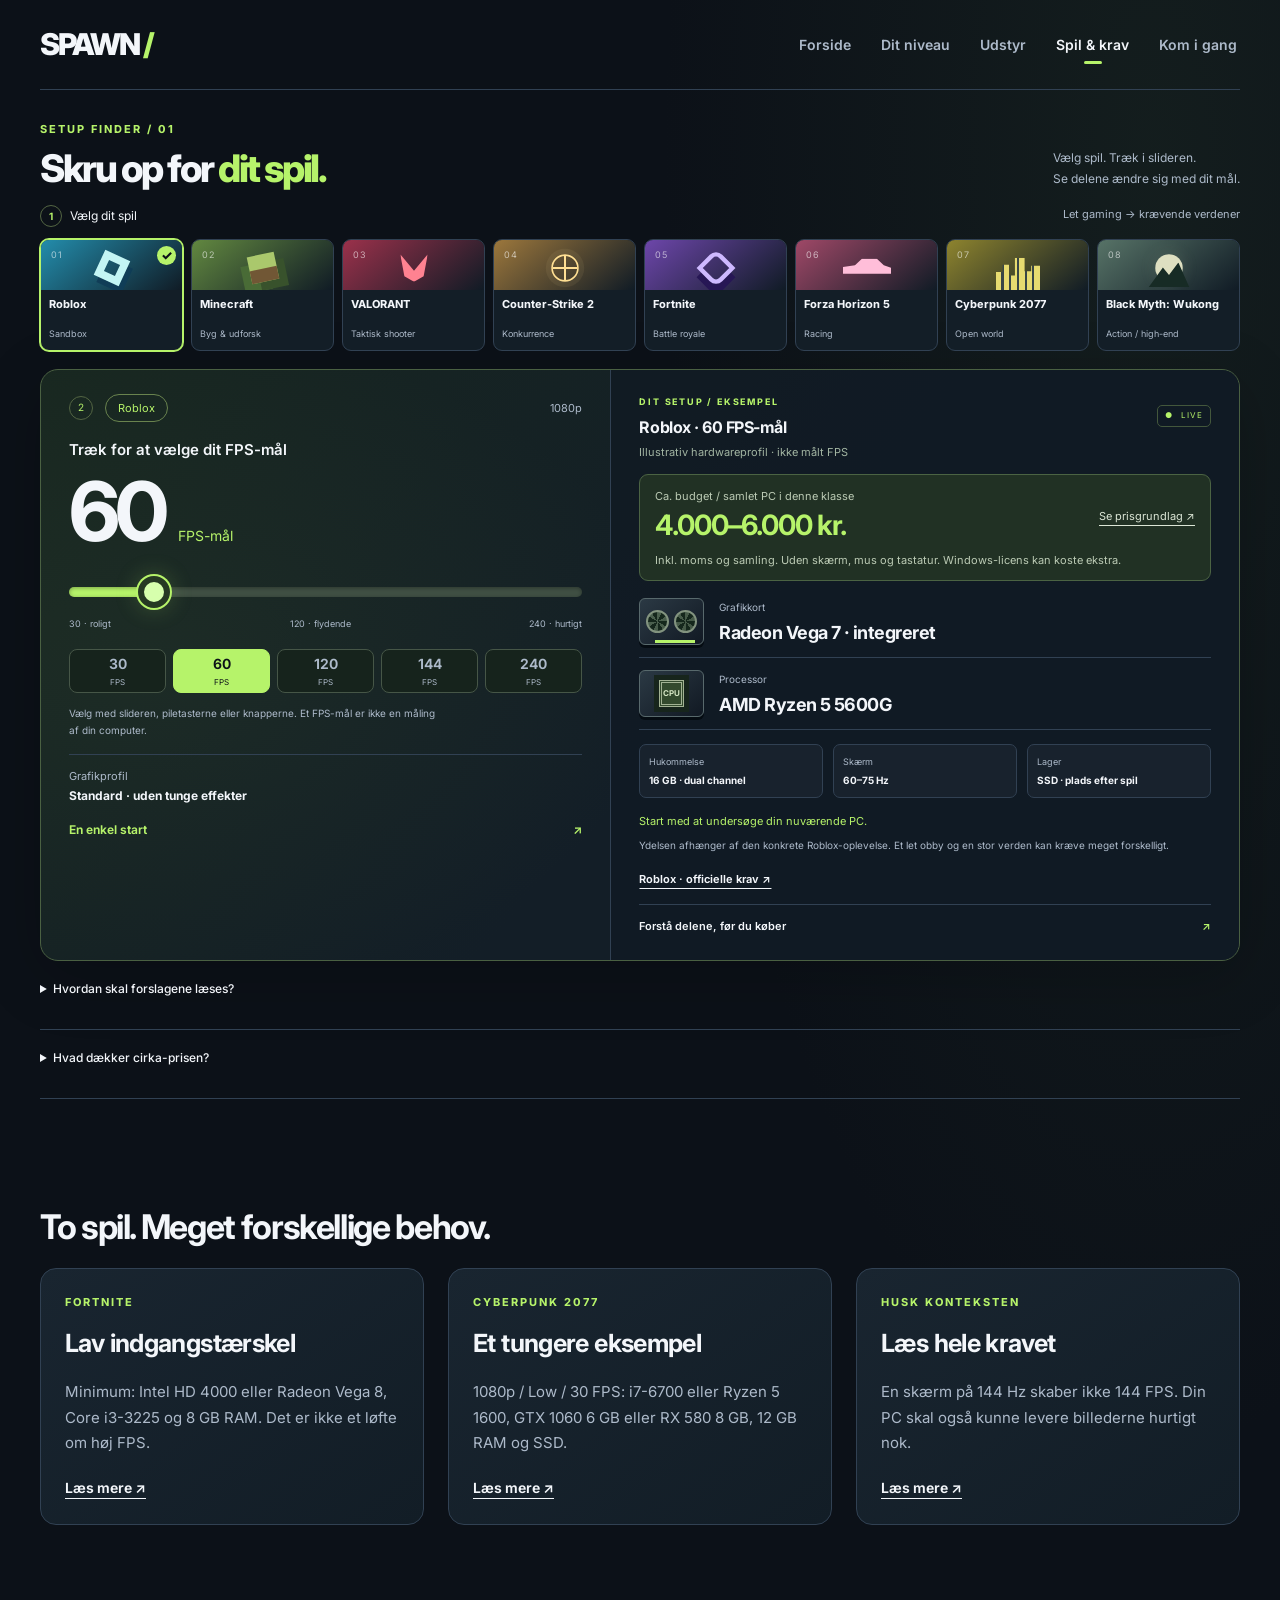
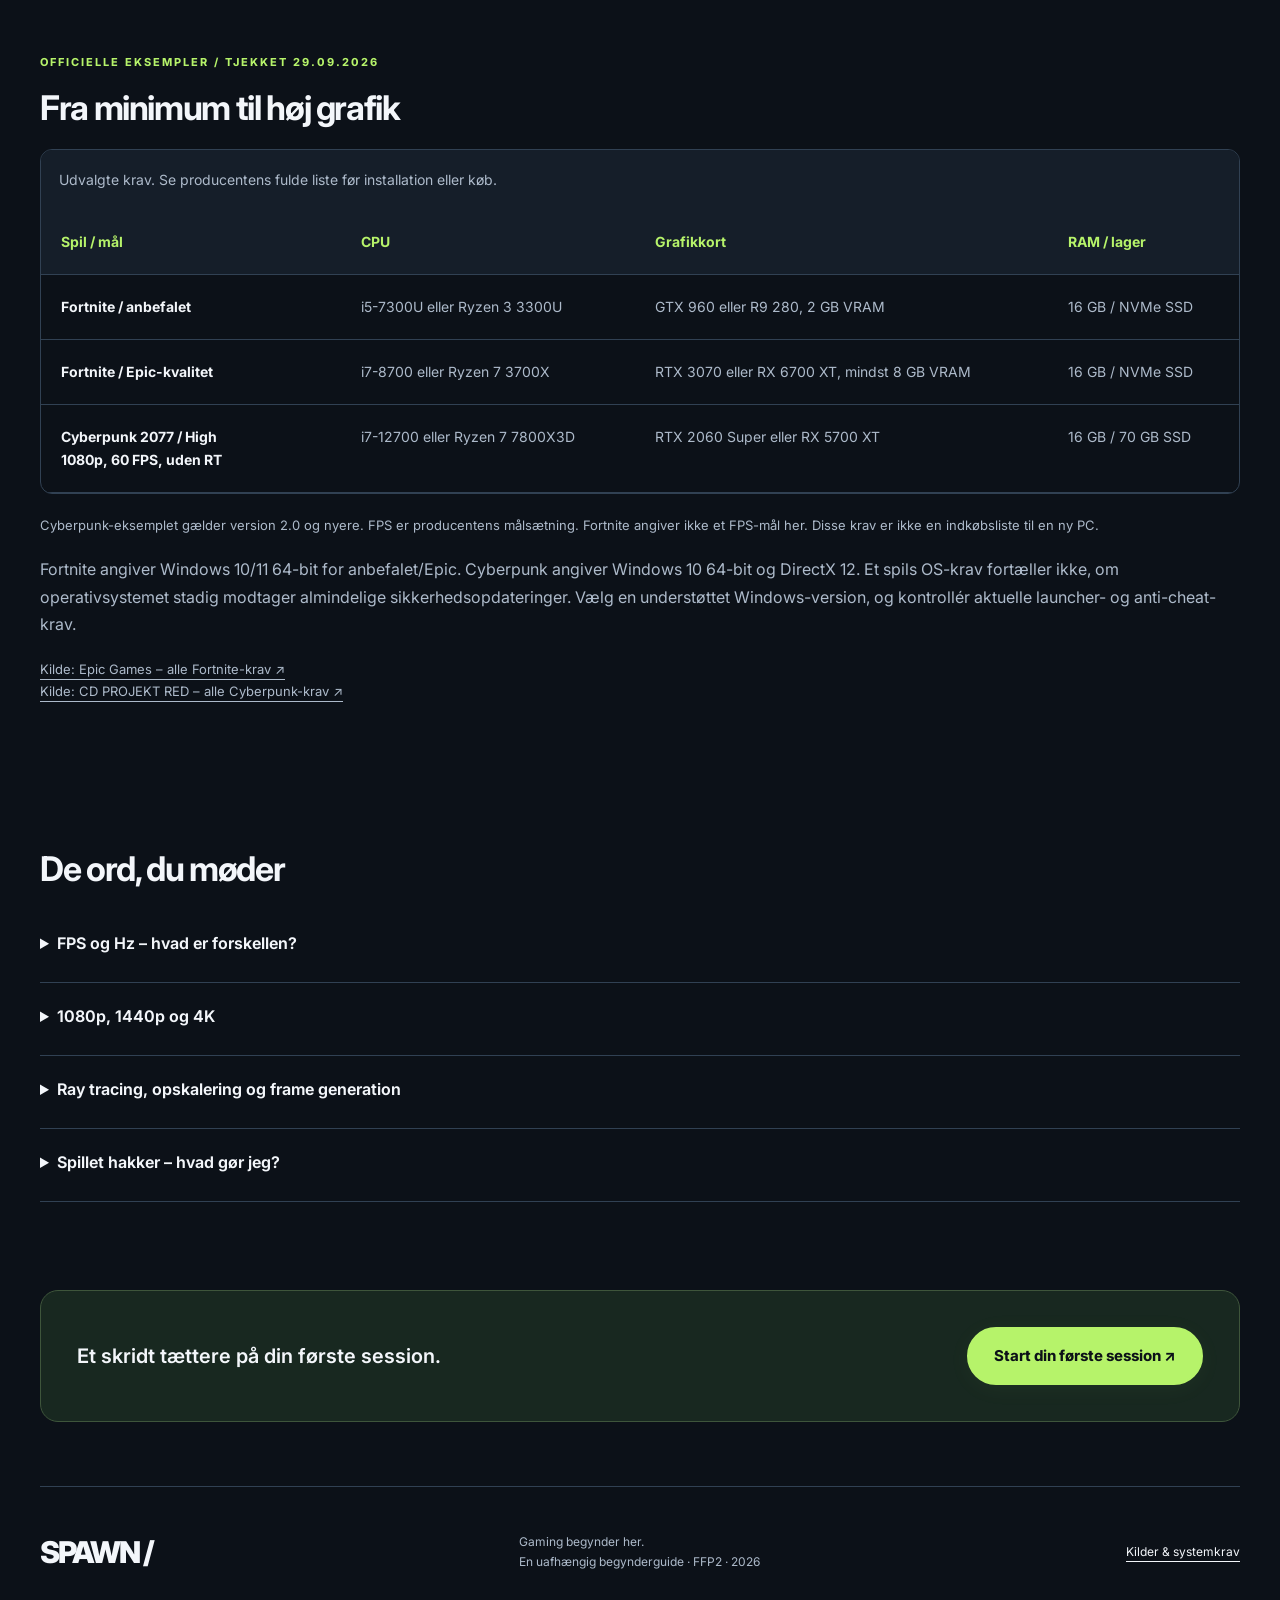
<file: spil.html>
<!DOCTYPE html>
<html lang="da">
 <head>
  <meta charset="utf-8"/>
  <meta content="width=device-width,initial-scale=1" name="viewport"/>
  <meta content="Minimum betyder ikke høj grafik. Sammenlign altid spilversion, opløsning, grafikniveau og FPS, når du læser systemkrav." name="description"/>
  <title>
   Spil &amp; krav | SPAWN – Gaming for begyndere
  </title>
  <link href="assets/favicon.svg" rel="icon" type="image/svg+xml"/>
  <link href="style.css?v=20261002-4" rel="stylesheet"/>
  <link href="upgrade.css?v=20261002-4" rel="stylesheet"/>
  <script defer="" src="script.js?v=20261002-4">
  </script>
  <script defer="" src="planner.js?v=20261002-4">
  </script>
 </head>
 <body class="page-spil">
  <a class="skip" href="#indhold">
   Spring til indhold
  </a>
  <header class="site-header wrap">
   <a aria-label="SPAWN forside" class="brand" href="index.html">
    SPAWN
    <span>
     /
    </span>
   </a>
   <nav aria-label="Hovednavigation">
    <a href="index.html">
     Forside
    </a>
    <a href="niveauer.html">
     Dit niveau
    </a>
    <a href="udstyr.html">
     Udstyr
    </a>
    <a aria-current="page" href="spil.html">
     Spil &amp; krav
    </a>
    <a href="kom-i-gang.html">
     Kom i gang
    </a>
   </nav>
  </header>
  <main class="wrap" id="indhold">
   <section aria-labelledby="setup-title" class="section setup-lab" id="setup">
    <div class="section-heading">
     <div>
      <p class="eyebrow">
       SETUP FINDER / 01
      </p>
      <h1 id="setup-title">
       Skru op for
       <span>
        dit spil.
       </span>
      </h1>
     </div>
     <p>
      Vælg spil. Træk i slideren.
      <br/>
      Se delene ændre sig med dit mål.
     </p>
    </div>
    <noscript>
     <p class="callout">
      Slå JavaScript til for at bruge FPS-slideren. Du kan stadig læse
      <a href="spil.html#krav">
       systemkravene
      </a>
      og
      <a href="udstyr.html">
       guiden til computerdele
      </a>
      .
     </p>
    </noscript>
    <div class="planner" hidden="">
     <p class="control-label">
      <span class="step-label">
       <b>
        1
       </b>
       Vælg dit spil
      </span>
      <span>
       Let gaming → krævende verdener
      </span>
     </p>
     <select aria-label="Vælg dit spil" class="mobile-game-select" id="game-select">
      <option value="roblox">
       Roblox
      </option>
      <option value="minecraft">
       Minecraft
      </option>
      <option value="valorant">
       VALORANT
      </option>
      <option value="cs2">
       Counter-Strike 2
      </option>
      <option value="fortnite">
       Fortnite
      </option>
      <option value="forza">
       Forza Horizon 5
      </option>
      <option value="cyberpunk">
       Cyberpunk 2077
      </option>
      <option value="wukong">
       Black Myth: Wukong
      </option>
     </select>
     <div aria-label="Vælg spil" class="game-grid" role="group">
      <button aria-pressed="true" class="game-tile art-blocks" data-game="roblox" type="button">
       <span aria-hidden="true" class="game-art">
        <i>
        </i>
        <b>
         01
        </b>
       </span>
       <span class="game-title">
        Roblox
       </span>
       <span class="game-genre">
        Sandbox
       </span>
       <span aria-hidden="true" class="selected-badge">
        ✓
       </span>
      </button>
      <button aria-pressed="false" class="game-tile art-voxel" data-game="minecraft" type="button">
       <span aria-hidden="true" class="game-art">
        <i>
        </i>
        <b>
         02
        </b>
       </span>
       <span class="game-title">
        Minecraft
       </span>
       <span class="game-genre">
        Byg &amp; udforsk
       </span>
       <span aria-hidden="true" class="selected-badge">
        ✓
       </span>
      </button>
      <button aria-pressed="false" class="game-tile art-angles" data-game="valorant" type="button">
       <span aria-hidden="true" class="game-art">
        <i>
        </i>
        <b>
         03
        </b>
       </span>
       <span class="game-title">
        VALORANT
       </span>
       <span class="game-genre">
        Taktisk shooter
       </span>
       <span aria-hidden="true" class="selected-badge">
        ✓
       </span>
      </button>
      <button aria-pressed="false" class="game-tile art-crosshair" data-game="cs2" type="button">
       <span aria-hidden="true" class="game-art">
        <i>
        </i>
        <b>
         04
        </b>
       </span>
       <span class="game-title">
        Counter-Strike 2
       </span>
       <span class="game-genre">
        Konkurrence
       </span>
       <span aria-hidden="true" class="selected-badge">
        ✓
       </span>
      </button>
      <button aria-pressed="false" class="game-tile art-storm" data-game="fortnite" type="button">
       <span aria-hidden="true" class="game-art">
        <i>
        </i>
        <b>
         05
        </b>
       </span>
       <span class="game-title">
        Fortnite
       </span>
       <span class="game-genre">
        Battle royale
       </span>
       <span aria-hidden="true" class="selected-badge">
        ✓
       </span>
      </button>
      <button aria-pressed="false" class="game-tile art-racing" data-game="forza" type="button">
       <span aria-hidden="true" class="game-art">
        <i>
        </i>
        <b>
         06
        </b>
       </span>
       <span class="game-title">
        Forza Horizon 5
       </span>
       <span class="game-genre">
        Racing
       </span>
       <span aria-hidden="true" class="selected-badge">
        ✓
       </span>
      </button>
      <button aria-pressed="false" class="game-tile art-city" data-game="cyberpunk" type="button">
       <span aria-hidden="true" class="game-art">
        <i>
        </i>
        <b>
         07
        </b>
       </span>
       <span class="game-title">
        Cyberpunk 2077
       </span>
       <span class="game-genre">
        Open world
       </span>
       <span aria-hidden="true" class="selected-badge">
        ✓
       </span>
      </button>
      <button aria-pressed="false" class="game-tile art-moon" data-game="wukong" type="button">
       <span aria-hidden="true" class="game-art">
        <i>
        </i>
        <b>
         08
        </b>
       </span>
       <span class="game-title">
        Black Myth: Wukong
       </span>
       <span class="game-genre">
        Action / high-end
       </span>
       <span aria-hidden="true" class="selected-badge">
        ✓
       </span>
      </button>
     </div>
     <div class="builder-grid">
      <div class="fps-panel">
       <div class="panel-top">
        <span class="pill" id="selected-game">
         Roblox
        </span>
        <span class="muted">
         1080p
        </span>
       </div>
       <label for="fps-range">
        Træk for at vælge dit FPS-mål
       </label>
       <div class="fps-number">
        <output for="fps-range" id="fps-value">
         60
        </output>
        <span>
         FPS-mål
        </span>
       </div>
       <input aria-describedby="fps-explain" id="fps-range" max="240" min="30" step="1" type="range" value="60"/>
       <div aria-hidden="true" class="range-labels">
        <span>
         30 · roligt
        </span>
        <span>
         120 · flydende
        </span>
        <span>
         240 · hurtigt
        </span>
       </div>
       <div aria-label="Hurtige FPS-valg" class="fps-presets" role="group">
        <button aria-pressed="false" data-fps="30" type="button">
         30
         <span>
          FPS
         </span>
        </button>
        <button aria-pressed="true" data-fps="60" type="button">
         60
         <span>
          FPS
         </span>
        </button>
        <button aria-pressed="false" data-fps="120" type="button">
         120
         <span>
          FPS
         </span>
        </button>
        <button aria-pressed="false" data-fps="144" type="button">
         144
         <span>
          FPS
         </span>
        </button>
        <button aria-pressed="false" data-fps="240" type="button">
         240
         <span>
          FPS
         </span>
        </button>
       </div>
       <p id="fps-explain">
        Vælg med slideren, piletasterne eller knapperne. Et FPS-mål er ikke en måling af din computer.
       </p>
       <div class="setting-line">
        <span>
         Grafikprofil
        </span>
        <strong id="build-settings">
         Standard · uden tunge effekter
        </strong>
       </div>
       <div class="level-line">
        <span id="build-tier">
         En enkel start
        </span>
        <span aria-hidden="true">
         ↗
        </span>
       </div>
      </div>
      <div class="parts-panel">
       <div class="panel-top">
        <div>
         <p class="eyebrow">
          DIT SETUP / EKSEMPEL
         </p>
         <h3 id="result-summary">
          Roblox · 60 FPS-mål
         </h3>
        </div>
        <span class="live-dot">
         LIVE
        </span>
       </div>
       <p class="profile-disclaimer">
        Illustrativ hardwareprofil · ikke målt FPS
       </p>
       <div class="price-card">
        <div>
         <span>
          Ca. budget / samlet PC i denne klasse
         </span>
         <strong id="build-price">
          4.000–6.000 kr.
         </strong>
        </div>
        <a href="#prisgrundlag">
         Se prisgrundlag ↗
        </a>
        <p>
         Inkl. moms og samling. Uden skærm, mus og tastatur. Windows-licens kan koste ekstra.
        </p>
       </div>
       <div class="part">
        <span aria-hidden="true" class="part-icon part-art gpu-art">
         <i>
         </i>
         <i>
         </i>
        </span>
        <div>
         <span>
          Grafikkort
         </span>
         <h3 id="build-gpu">
         </h3>
        </div>
       </div>
       <div class="part">
        <span aria-hidden="true" class="part-icon part-art cpu-art">
         <i>
         </i>
         <i>
         </i>
        </span>
        <div>
         <span>
          Processor
         </span>
         <h3 id="build-cpu">
         </h3>
        </div>
       </div>
       <div class="small-parts">
        <div>
         <span>
          Hukommelse
         </span>
         <strong id="build-ram">
         </strong>
        </div>
        <div>
         <span>
          Skærm
         </span>
         <strong id="build-display">
         </strong>
        </div>
        <div>
         <span>
          Lager
         </span>
         <strong>
          SSD · plads efter spil
         </strong>
        </div>
       </div>
       <p class="budget-direction" id="budget-direction">
       </p>
       <p class="build-note" id="build-note">
       </p>
       <a class="text-link" href="https://en.help.roblox.com/hc/en-us/articles/203312800-Computer-Hardware-Operating-System-Requirements" id="game-source">
        Se spillets officielle systemkrav ↗
       </a>
       <a class="hardware-next" href="udstyr.html">
        Forstå delene, før du køber
        <span aria-hidden="true">
         ↗
        </span>
       </a>
       <p aria-live="polite" class="sr-only" id="planner-status" role="status">
       </p>
      </div>
     </div>
     <details class="method">
      <summary>
       Hvordan skal forslagene læses?
      </summary>
      <p>
       Det er illustrative hardwareprofiler til research, ikke benchmarkmålinger, en kompatibilitetstest eller et løfte om den valgte FPS. Profilerne er valgt redaktionelt; de officielle links dokumenterer spillenes krav, ikke sliderens kombinationer. Udgangspunktet er 1920 × 1080 pixels, ingen ray tracing og ingen frame generation. Konkurrencespil bruger lavere grafik; tunge spil bruger medium/høj. Se den konkrete profil ovenfor.
      </p>
      <p>
       En dyrere GPU alene sikrer ikke høj FPS. CPU, baner, mods, opdateringer, køling og indstillinger ændrer resultatet. Find uafhængige tests af præcis spilversion og dele før køb. Tjek også bundkort, strømforsyning, køler, kabinet og operativsystem. Roblox-oplevelser varierer meget, og Minecraft-eksemplet er Java uden shaders.
      </p>
     </details>
     <details class="method price-method" id="prisgrundlag">
      <summary>
       Hvad dækker cirka-prisen?
      </summary>
      <p>
       Et bredt budget for en ny, samlet stationær PC i denne hardwareklasse. Det inkluderer computerens dele, kabinet, strømforsyning, køling, SSD, samling og moms. Skærm, tastatur og mus er ikke med. Windows-aktivering varierer mellem butikker og kan koste ekstra.
      </p>
      <p>
       Det er et budgetskøn, ikke en indkøbskurv med præcis de viste dele. Flere eksempeldele er ældre; nyere komplette maskiner er brugt som markedsreferencer. Samme prisklasse betyder ikke samme FPS. Priser undersøgt 2. oktober 2026.
      </p>
      <p>
       Referencepunkter: Proshop Entry fra 4.299 kr., Topdata PRIMEPRO med RTX 5060 til 8.999 kr., MM-Vision Thunder med RX 9070 GRE til 11.995 kr. og Topdata HIGH-LINE med RTX 5070 til 13.499 kr. Grundkonfigurationerne har ofte 16 GB RAM; mere RAM og Windows kan øge prisen. En RX 6600-reference til 6.395 kr. og en RTX 5080-reference til 23.999 kr. var udsolgt og er kun prisorientering.
      </p>
      <div class="price-sources">
       <a href="https://www.proshop.dk/dutzo-computere-entry">
        Proshop · Entry
       </a>
       <a href="https://topdata.dk/shop/463-prime-pro/14298-primepro-ryzen16g-ddr5-ramrtx5060-8g1tb-ssdprism-rgb/">
        Topdata · PRIMEPRO
       </a>
       <a href="https://www.mm-vision.dk/visiongaming/thunder-gaming-pc">
        MM-Vision · Thunder
       </a>
       <a href="https://topdata.dk/shop/458-high-line/14051-high-lineryzen-7800x3d16g-ddr5-ramrtx5070-12gb1tb-ssddeepcool/">
        Topdata · RTX 5070
       </a>
       <a href="https://topdata.dk/shop/458-high-line/">
        Topdata · HIGH-LINE
       </a>
       <a href="https://tjdata.dk/shop/produkt/computer/stationaer/ready-2-go-gaming-faerdigbyggede-computere/596007/ready-2-go-gaming-gamer-pc-ryzen-5-5600-rx-6600-8gb-16gb-ram-512gb-ssd-win-11/">
        TJdata · udsolgt RX 6600-reference
       </a>
      </div>
     </details>
    </div>
   </section>
   <section class="section">
    <h2>
     To spil. Meget forskellige behov.
    </h2>
    <div class="cards">
     <article class="card">
      <p class="eyebrow">
       FORTNITE
      </p>
      <h3>
       Lav indgangstærskel
      </h3>
      <p>
       Minimum: Intel HD 4000 eller Radeon Vega 8, Core i3-3225 og 8 GB RAM. Det er ikke et løfte om høj FPS.
      </p>
      <a class="text-link" href="#krav">
       Læs mere
       <span aria-hidden="true">
        ↗
       </span>
       <span class="sr-only">
        om lav indgangstærskel
       </span>
      </a>
     </article>
     <article class="card">
      <p class="eyebrow">
       CYBERPUNK 2077
      </p>
      <h3>
       Et tungere eksempel
      </h3>
      <p>
       1080p / Low / 30 FPS: i7-6700 eller Ryzen 5 1600, GTX 1060 6 GB eller RX 580 8 GB, 12 GB RAM og SSD.
      </p>
      <a class="text-link" href="#krav">
       Læs mere
       <span aria-hidden="true">
        ↗
       </span>
       <span class="sr-only">
        om et tungere eksempel
       </span>
      </a>
     </article>
     <article class="card">
      <p class="eyebrow">
       HUSK KONTEKSTEN
      </p>
      <h3>
       Læs hele kravet
      </h3>
      <p>
       En skærm på 144 Hz skaber ikke 144 FPS. Din PC skal også kunne levere billederne hurtigt nok.
      </p>
      <a class="text-link" href="#ordbog">
       Læs mere
       <span aria-hidden="true">
        ↗
       </span>
       <span class="sr-only">
        om læs hele kravet
       </span>
      </a>
     </article>
    </div>
   </section>
   <section class="section" id="krav">
    <p class="eyebrow">
     OFFICIELLE EKSEMPLER / TJEKKET 29.09.2026
    </p>
    <h2>
     Fra minimum til høj grafik
    </h2>
    <div aria-label="Systemkrav. Rul vandret på små skærme." class="table-scroll" role="region" tabindex="0">
     <table>
      <caption>
       Udvalgte krav. Se producentens fulde liste før installation eller køb.
      </caption>
      <thead>
       <tr>
        <th scope="col">
         Spil / mål
        </th>
        <th scope="col">
         CPU
        </th>
        <th scope="col">
         Grafikkort
        </th>
        <th scope="col">
         RAM / lager
        </th>
       </tr>
      </thead>
      <tbody>
       <tr>
        <th scope="row">
         Fortnite / anbefalet
        </th>
        <td>
         i5-7300U eller Ryzen 3 3300U
        </td>
        <td>
         GTX 960 eller R9 280, 2 GB VRAM
        </td>
        <td>
         16 GB / NVMe SSD
        </td>
       </tr>
       <tr>
        <th scope="row">
         Fortnite / Epic-kvalitet
        </th>
        <td>
         i7-8700 eller Ryzen 7 3700X
        </td>
        <td>
         RTX 3070 eller RX 6700 XT, mindst 8 GB VRAM
        </td>
        <td>
         16 GB / NVMe SSD
        </td>
       </tr>
       <tr>
        <th scope="row">
         Cyberpunk 2077 / High
         <br/>
         1080p, 60 FPS, uden RT
        </th>
        <td>
         i7-12700 eller Ryzen 7 7800X3D
        </td>
        <td>
         RTX 2060 Super eller RX 5700 XT
        </td>
        <td>
         16 GB / 70 GB SSD
        </td>
       </tr>
      </tbody>
     </table>
    </div>
    <p class="note">
     Cyberpunk-eksemplet gælder version 2.0 og nyere. FPS er producentens målsætning. Fortnite angiver ikke et FPS-mål her. Disse krav er ikke en indkøbsliste til en ny PC.
    </p>
    <p>
     Fortnite angiver Windows 10/11 64-bit for anbefalet/Epic. Cyberpunk angiver Windows 10 64-bit og DirectX 12. Et spils OS-krav fortæller ikke, om operativsystemet stadig modtager almindelige sikkerhedsopdateringer. Vælg en understøttet Windows-version, og kontrollér aktuelle launcher- og anti-cheat-krav.
    </p>
    <p class="sources">
     <a href="https://www.epicgames.com/help/c-34254770/c-38015632/a16548002?lang=en-US">
      Kilde: Epic Games – alle Fortnite-krav ↗
     </a>
     <br/>
     <a href="https://support.cdprojektred.com/en/cyberpunk/pc/sp-technical/issue/1556/cyberpunk-2077-system-requirements">
      Kilde: CD PROJEKT RED – alle Cyberpunk-krav ↗
     </a>
    </p>
   </section>
   <section class="section" id="ordbog">
    <h2>
     De ord, du møder
    </h2>
    <div class="faq">
     <details>
      <summary>
       FPS og Hz – hvad er forskellen?
      </summary>
      <p>
       FPS er billeder pr. sekund fra spillet. Hz er, hvor ofte skærmen kan opdatere billedet. Høj FPS og en passende skærm kan give mere flydende bevægelse. Stabil FPS betyder også noget.
      </p>
     </details>
     <details>
      <summary>
       1080p, 1440p og 4K
      </summary>
      <p>
       Typiske opløsninger er 1920 × 1080, 2560 × 1440 og 3840 × 2160 pixels. 4K har fire gange så mange pixels som 1080p, men hardwarebehov og FPS skalerer ikke efter én fast regel.
      </p>
     </details>
     <details>
      <summary>
       Ray tracing, opskalering og frame generation
      </summary>
      <p>
       Ray tracing beregner lys mere realistisk og kan koste meget ydelse. Opskalering som DLSS, FSR eller XeSS genskaber et større billede fra lavere intern opløsning. Frame generation indsætter beregnede billeder; et højere vist FPS-tal er ikke det samme som tilsvarende hurtigere inputrespons. Understøttelse varierer.
      </p>
     </details>
     <details>
      <summary>
       Spillet hakker – hvad gør jeg?
      </summary>
      <p>
       Prøv lavere skygger og effekter, slå ray tracing fra, og sænk opløsningen om nødvendigt. Luk tunge baggrundsprogrammer. Opdatér drivere fra producenten. Lav FPS og netværkslag er forskellige problemer.
      </p>
     </details>
    </div>
   </section>
   <section class="end-cta">
    <p>
     Et skridt tættere på din første session.
    </p>
    <a class="button" href="kom-i-gang.html">
     Start din første session ↗
    </a>
   </section>
  </main>
  <footer class="wrap">
   <a class="brand" href="index.html">
    SPAWN /
   </a>
   <p>
    Gaming begynder her.
    <br/>
    En uafhængig begynderguide · FFP2 · 2026
   </p>
   <a href="spil.html#krav">
    Kilder &amp; systemkrav
   </a>
  </footer>
 </body>
</html>
</file>
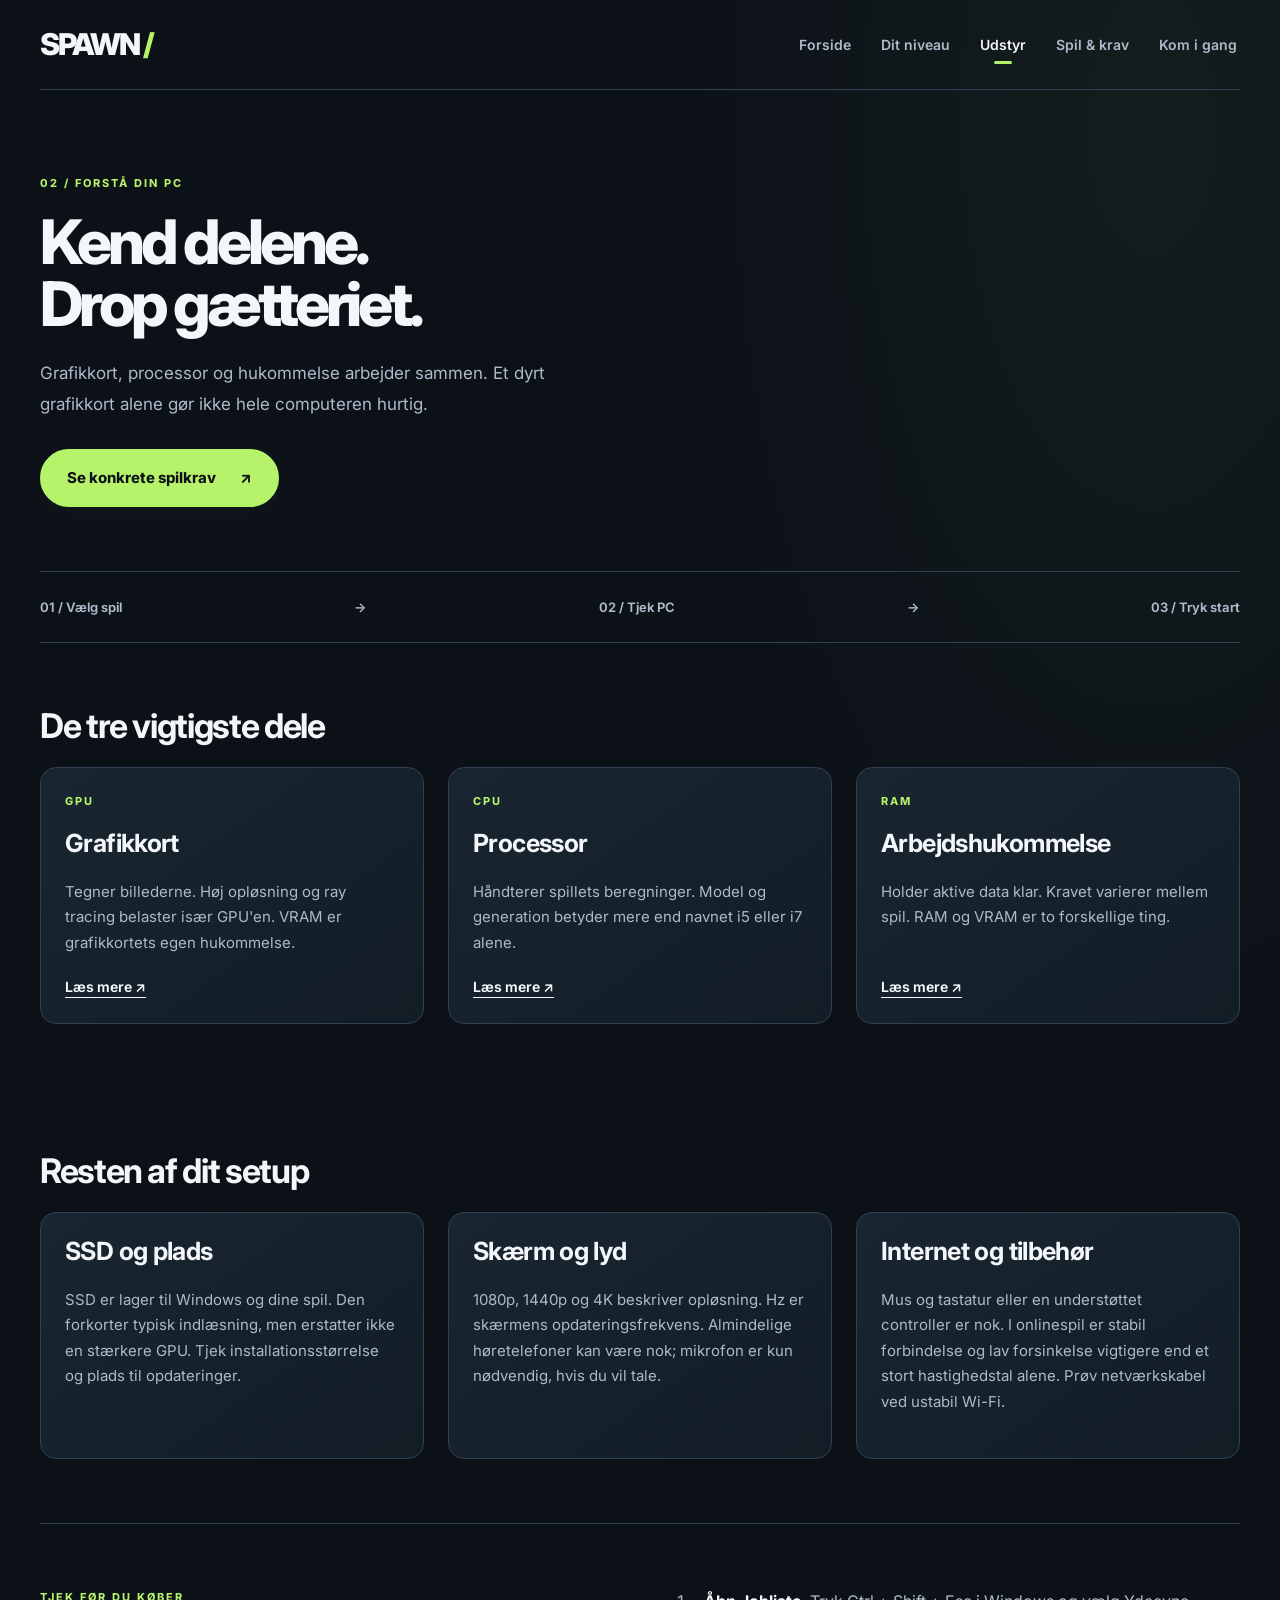
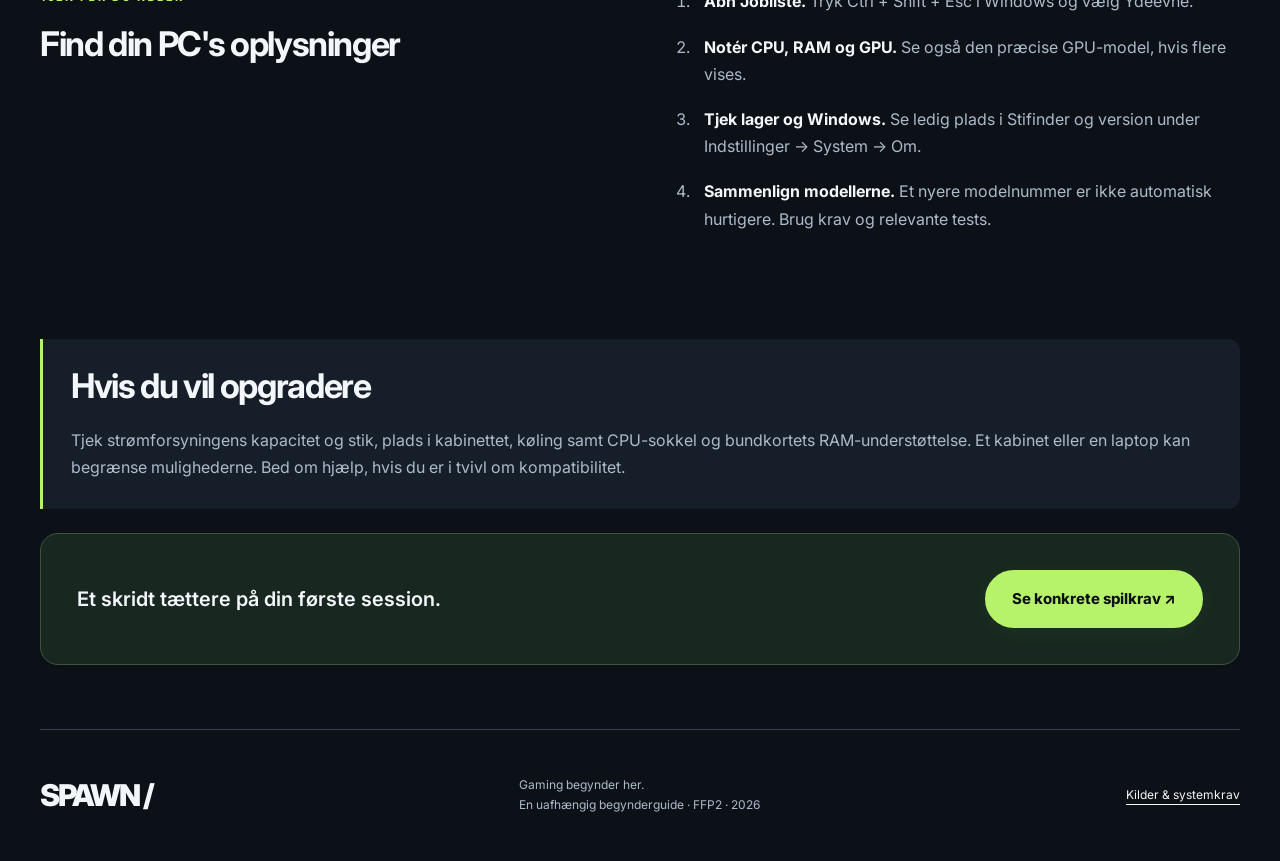
<file: udstyr.html>
<!DOCTYPE html>
<html lang="da">
 <head>
  <meta charset="utf-8"/>
  <meta content="width=device-width,initial-scale=1" name="viewport"/>
  <meta content="Grafikkort, processor og hukommelse arbejder sammen. Et dyrt grafikkort alene gør ikke hele computeren hurtig." name="description"/>
  <title>
   Udstyr | SPAWN – Gaming for begyndere
  </title>
  <link href="assets/favicon.svg" rel="icon" type="image/svg+xml"/>
  <link href="style.css?v=20261002-4" rel="stylesheet"/>
  <link href="upgrade.css?v=20261002-4" rel="stylesheet"/>
  <script defer="" src="script.js?v=20261002-4">
  </script>
 </head>
 <body class="page-udstyr">
  <a class="skip" href="#indhold">
   Spring til indhold
  </a>
  <header class="site-header wrap">
   <a aria-label="SPAWN forside" class="brand" href="index.html">
    SPAWN
    <span>
     /
    </span>
   </a>
   <nav aria-label="Hovednavigation">
    <a href="index.html">
     Forside
    </a>
    <a href="niveauer.html">
     Dit niveau
    </a>
    <a aria-current="page" href="udstyr.html">
     Udstyr
    </a>
    <a href="spil.html">
     Spil &amp; krav
    </a>
    <a href="kom-i-gang.html">
     Kom i gang
    </a>
   </nav>
  </header>
  <main class="wrap" id="indhold">
   <section class="hero">
    <div>
     <p class="eyebrow">
      02 / FORSTÅ DIN PC
     </p>
     <h1>
      Kend delene.
      <br/>
      Drop gætteriet.
     </h1>
     <p class="lead">
      Grafikkort, processor og hukommelse arbejder sammen. Et dyrt grafikkort alene gør ikke hele computeren hurtig.
     </p>
     <a class="button" href="spil.html">
      Se konkrete spilkrav
      <span aria-hidden="true">
       ↗
      </span>
     </a>
    </div>
   </section>
   <div aria-label="Din vej ind i gaming" class="route">
    <span>
     01 / Vælg spil
    </span>
    <span aria-hidden="true">
     →
    </span>
    <span>
     02 / Tjek PC
    </span>
    <span aria-hidden="true">
     →
    </span>
    <span>
     03 / Tryk start
    </span>
   </div>
   <section class="section">
    <h2>
     De tre vigtigste dele
    </h2>
    <div class="cards">
     <article class="card">
      <p class="eyebrow">
       GPU
      </p>
      <h3>
       Grafikkort
      </h3>
      <p>
       Tegner billederne. Høj opløsning og ray tracing belaster især GPU'en. VRAM er grafikkortets egen hukommelse.
      </p>
      <a class="text-link" href="spil.html">
       Læs mere
       <span aria-hidden="true">
        ↗
       </span>
       <span class="sr-only">
        om grafikkort
       </span>
      </a>
     </article>
     <article class="card">
      <p class="eyebrow">
       CPU
      </p>
      <h3>
       Processor
      </h3>
      <p>
       Håndterer spillets beregninger. Model og generation betyder mere end navnet i5 eller i7 alene.
      </p>
      <a class="text-link" href="spil.html">
       Læs mere
       <span aria-hidden="true">
        ↗
       </span>
       <span class="sr-only">
        om processor
       </span>
      </a>
     </article>
     <article class="card">
      <p class="eyebrow">
       RAM
      </p>
      <h3>
       Arbejdshukommelse
      </h3>
      <p>
       Holder aktive data klar. Kravet varierer mellem spil. RAM og VRAM er to forskellige ting.
      </p>
      <a class="text-link" href="spil.html">
       Læs mere
       <span aria-hidden="true">
        ↗
       </span>
       <span class="sr-only">
        om arbejdshukommelse
       </span>
      </a>
     </article>
    </div>
   </section>
   <section class="section">
    <h2>
     Resten af dit setup
    </h2>
    <div class="cards">
     <article class="card">
      <h3>
       SSD og plads
      </h3>
      <p>
       SSD er lager til Windows og dine spil. Den forkorter typisk indlæsning, men erstatter ikke en stærkere GPU. Tjek installationsstørrelse og plads til opdateringer.
      </p>
     </article>
     <article class="card">
      <h3>
       Skærm og lyd
      </h3>
      <p>
       1080p, 1440p og 4K beskriver opløsning. Hz er skærmens opdateringsfrekvens. Almindelige høretelefoner kan være nok; mikrofon er kun nødvendig, hvis du vil tale.
      </p>
     </article>
     <article class="card">
      <h3>
       Internet og tilbehør
      </h3>
      <p>
       Mus og tastatur eller en understøttet controller er nok. I onlinespil er stabil forbindelse og lav forsinkelse vigtigere end et stort hastighedstal alene. Prøv netværkskabel ved ustabil Wi-Fi.
      </p>
     </article>
    </div>
   </section>
   <section class="section split">
    <div>
     <p class="eyebrow">
      TJEK FØR DU KØBER
     </p>
     <h2>
      Find din PC's oplysninger
     </h2>
    </div>
    <ol class="steps">
     <li>
      <strong>
       Åbn Jobliste.
      </strong>
      Tryk Ctrl + Shift + Esc i Windows og vælg Ydeevne.
     </li>
     <li>
      <strong>
       Notér CPU, RAM og GPU.
      </strong>
      Se også den præcise GPU-model, hvis flere vises.
     </li>
     <li>
      <strong>
       Tjek lager og Windows.
      </strong>
      Se ledig plads i Stifinder og version under Indstillinger → System → Om.
     </li>
     <li>
      <strong>
       Sammenlign modellerne.
      </strong>
      Et nyere modelnummer er ikke automatisk hurtigere. Brug krav og relevante tests.
     </li>
    </ol>
   </section>
   <section class="callout">
    <h2>
     Hvis du vil opgradere
    </h2>
    <p>
     Tjek strømforsyningens kapacitet og stik, plads i kabinettet, køling samt CPU-sokkel og bundkortets RAM-understøttelse. Et kabinet eller en laptop kan begrænse mulighederne. Bed om hjælp, hvis du er i tvivl om kompatibilitet.
    </p>
   </section>
   <section class="end-cta">
    <p>
     Et skridt tættere på din første session.
    </p>
    <a class="button" href="spil.html">
     Se konkrete spilkrav ↗
    </a>
   </section>
  </main>
  <footer class="wrap">
   <a class="brand" href="index.html">
    SPAWN /
   </a>
   <p>
    Gaming begynder her.
    <br/>
    En uafhængig begynderguide · FFP2 · 2026
   </p>
   <a href="spil.html#krav">
    Kilder &amp; systemkrav
   </a>
  </footer>
 </body>
</html>
</file>
<file: style.css>
/* Skjul kontroller, som JavaScript først aktiverer, når funktionen er klar. */
.button[hidden] {
  display: none;
}
@font-face {
  font-family:Inter;
  src:url('assets/Inter.ttf') format('truetype');
  font-weight:100 900;
  font-display:swap;
}
:root {
  --bg:#0c1118;
  --surface:#151e29;
  --text:#f3f6fa;
  --muted:#adbaca;
  --accent:#b6f36a;
  --border:#314153;
}
* {
  box-sizing:border-box;
}
html {
  scroll-behavior:smooth;
  scroll-padding-top:24px;
}
body {
  margin:0;
  background:var(--bg);
  color:var(--text);
  font:16px/1.7 Inter,Arial,sans-serif;
}
a {
  color:inherit;
  text-underline-offset:5px;
}
a:hover {
  color:var(--accent);
}
button,select,input {
  font:inherit;
}
button,a,select,input {
  touch-action:manipulation;
}
a:focus-visible,button:focus-visible,select:focus-visible,input:focus-visible,summary:focus-visible,[tabindex]:focus-visible {
  outline:3px solid var(--accent);
  outline-offset:5px;
}
.wrap {
  width:min(1120px,calc(100% - 48px));
  margin-inline:auto;
}
.site-header {
  min-height:100px;
  display:flex;
  align-items:center;
  justify-content:space-between;
  gap:24px;
  border-bottom:1px solid var(--border);
}
.brand {
  font-size:25px;
  font-weight:850;
  letter-spacing:-1.5px;
  text-decoration:none;
  white-space:nowrap;
}
.brand span {
  color:var(--accent);
}
nav {
  display:flex;
  flex-wrap:wrap;
  gap:24px;
}
nav a {
  font-size:14px;
  text-decoration:none;
  font-weight:600;
  color:var(--muted);
  padding:12px 0;
}
nav a[aria-current] {
  color:var(--accent);
  border-bottom:2px solid var(--accent);
}
.hero {
  padding:72px 0 56px;
}
.home-hero {
  display:grid;
  grid-template-columns:1.1fr 1fr;
  align-items:center;
  gap:40px;
}
.eyebrow {
  font-size:12px;
  font-weight:750;
  letter-spacing:1.8px;
  color:var(--accent);
  margin:0 0 18px;
}
h1,h2,h3 {
  line-height:1.12;
  letter-spacing:-.04em;
  margin:0 0 22px;
}
h1 {
  font-size:clamp(40px,5.1vw,64px);
  font-weight:800;
}
h2 {
  font-size:34px;
}
h3 {
  font-size:25px;
}
p {
  margin:0 0 20px;
  color:var(--muted);
}
.lead {
  font-size:18px;
  max-width:760px;
  margin-bottom:30px;
}
.button {
  display:inline-flex;
  align-items:center;
  justify-content:center;
  gap:24px;
  background:var(--accent);
  color:var(--bg);
  border:2px solid var(--accent);
  border-radius:8px;
  padding:13px 22px;
  min-height:48px;
  font-size:15px;
  font-weight:750;
  text-decoration:none;
  cursor:pointer;
}
.button:hover {
  background:#c9ff8b;
  color:var(--bg);
}
.button.secondary {
  background:transparent;
  color:var(--accent);
}
.route {
  display:flex;
  justify-content:space-between;
  align-items:center;
  gap:12px;
  background:var(--surface);
  border:1px solid var(--border);
  border-radius:10px;
  padding:18px 24px;
  color:var(--accent);
  font-size:13px;
  font-weight:650;
}
.section {
  padding:56px 0;
}
.cards {
  display:grid;
  grid-template-columns:repeat(3,minmax(0,1fr));
  gap:24px;
}
.card {
  background:var(--surface);
  border:1px solid var(--border);
  border-radius:14px;
  padding:24px;
  display:flex;
  flex-direction:column;
}
.card .eyebrow {
  font-size:11px;
}
.card p {
  font-size:15px;
}
.card h3 {
  letter-spacing:-.025em;
}
.text-link {
  color:var(--text);
  font-weight:650;
  font-size:14px;
}
.card .text-link {
  margin-top:auto;
}
.split {
  display:grid;
  grid-template-columns:1fr 1fr;
  gap:60px;
  border-top:1px solid var(--border);
}
.note {
  font-size:13px;
  margin-top:20px;
}
.callout {
  background:var(--surface);
  border-left:3px solid var(--accent);
  padding:28px;
  border-radius:0 12px 12px 0;
  margin-block:24px;
}
.callout p:last-child {
  margin:0;
}
form {
  display:flex;
  flex-wrap:wrap;
  gap:16px;
  align-items:center;
}
form label {
  width:100%;
  font-weight:650;
}
select {
  background:var(--surface);
  color:var(--text);
  border:1px solid var(--border);
  padding:14px;
  border-radius:8px;
  max-width:100%;
}
.steps {
  margin:0;
  padding-left:24px;
}
.steps li {
  padding:0 0 18px 10px;
  color:var(--muted);
}
strong {
  color:var(--text);
}
.table-scroll {
  overflow-x:auto;
  border:1px solid var(--border);
  border-radius:12px;
}
table {
  border-collapse:collapse;
  width:100%;
  min-width:760px;
  text-align:left;
  font-size:14px;
}
caption {
  text-align:left;
  padding:18px;
  color:var(--muted);
  background:var(--surface);
}
th,td {
  padding:20px;
  border-bottom:1px solid var(--border);
  vertical-align:top;
}
thead {
  background:var(--surface);
  color:var(--accent);
}
tbody th {
  width:25%;
}
td {
  color:var(--muted);
}
.sources {
  font-size:13px;
  overflow-wrap:anywhere;
}
.faq details {
  padding:20px 0;
  border-bottom:1px solid var(--border);
}
summary {
  font-weight:650;
  cursor:pointer;
  min-height:32px;
}
.faq p {
  margin-top:16px;
  max-width:850px;
}
.checklist {
  display:grid;
  gap:12px;
}
.checklist label {
  display:flex;
  gap:18px;
  background:var(--surface);
  border:1px solid var(--border);
  border-radius:10px;
  padding:22px;
  cursor:pointer;
  color:var(--muted);
}
.checklist strong {
  display:block;
}
.checklist input {
  width:22px;
  height:22px;
  flex-shrink:0;
  accent-color:var(--accent);
  margin-top:5px;
}
.checklist label:has(input:checked) {
  border-color:var(--accent);
}
#progress {
  margin-top:20px;
  color:var(--accent);
}
.end-cta {
  padding:32px 0 56px;
  display:flex;
  justify-content:space-between;
  align-items:center;
  gap:24px;
}
.end-cta p {
  margin:0;
}
footer {
  border-top:1px solid var(--border);
  padding-block:32px;
  display:flex;
  justify-content:space-between;
  gap:24px;
  align-items:center;
}
footer p,footer>a:last-child {
  font-size:12px;
}
footer p {
  margin:0;
}
.skip {
  position:absolute;
  top:-100px;
  left:20px;
  background:var(--accent);
  color:var(--bg);
  padding:14px;
  z-index:10;
}
.skip:focus {
  top:10px;
}
.sr-only {
  position:absolute;
  width:1px;
  height:1px;
  padding:0;
  margin:-1px;
  overflow:hidden;
  clip:rect(0,0,0,0);
  white-space:nowrap;
  border:0;
}
.rig {
  position:relative;
  padding:24px 0 0;
  perspective:900px;
}
.monitor {
  border:10px solid #263341;
  border-bottom-width:20px;
  border-radius:16px;
  transform:rotateY(-9deg) rotateZ(-3deg);
  box-shadow:0 30px 60px #0008;
}
.landscape {
  height:270px;
  background:radial-gradient(ellipse at 65% 30%,#455673,transparent 60%),#172435;
  position:relative;
  overflow:hidden;
}
.landscape span {
  position:absolute;
  left:18px;
  top:16px;
  font:10px Inter;
  color:var(--accent);
  letter-spacing:2px;
}
.landscape b {
  position:absolute;
  left:18px;
  bottom:20px;
  font:750 20px Inter;
  letter-spacing:2px;
  color:var(--accent);
}
.orbit {
  position:absolute;
  width:98px;
  height:98px;
  border:1px solid var(--accent);
  border-radius:50%;
  right:60px;
  top:50px;
  box-shadow:0 0 35px #b6f36a22;
}
.mountain {
  position:absolute;
  inset:70px -50px 0;
  background:#0d1623;
  clip-path:polygon(0 80%,20% 25%,40% 70%,63% 0,90% 65%,100% 35%,100% 100%,0 100%);
}
.horizon {
  position:absolute;
  inset:175px 0 0;
  background:repeating-linear-gradient(0deg,transparent 0 18px,#b6f36a25 19px 20px),repeating-linear-gradient(90deg,transparent 0 35px,#b6f36a25 36px 37px);
  transform:perspective(100px) rotateX(30deg);
}
.stand {
  width:100px;
  height:45px;
  background:#263341;
  margin:auto;
  clip-path:polygon(32% 0,65% 0,76% 80%,100% 90%,100% 100%,0 100%,0 90%,25% 80%);
}
.keyboard {
  width:68%;
  height:45px;
  margin:12px auto 20px;
  border:7px solid #263341;
  border-radius:8px;
  transform:skew(-18deg);
  background:repeating-linear-gradient(90deg,#28384b 0 13px,#0c1118 14px 17px);
}
.rig-caption {
  text-align:center;
  font-size:10px;
  letter-spacing:1.5px;
  color:var(--muted);
}
.dot {
  display:inline-block;
  width:6px;
  height:6px;
  border-radius:50%;
  background:var(--accent);
  margin-right:8px;
}
@media(max-width:800px) {
  .site-header {
    align-items:flex-start;
    flex-direction:column;
    padding-block:24px;
    gap:10px;
  }
  nav {
    gap:8px 20px;
  }
  nav a {
    font-size:12px;
  }
  .hero {
    padding:48px 0 36px;
  }
  .home-hero {
    grid-template-columns:1fr;
    gap:20px;
  }
  .rig {
    max-width:480px;
    width:100%;
    margin:auto;
  }
  .cards {
    grid-template-columns:1fr;
  }
  .split {
    grid-template-columns:1fr;
    gap:12px;
  }
  .section {
    padding:36px 0;
  }
  h2 {
    font-size:28px;
  }
  .route {
    padding:16px 12px;
    font-size:10px;
    gap:6px;
  }
  .end-cta,footer {
    flex-direction:column;
    align-items:flex-start;
  }
  .end-cta {
    padding-bottom:36px;
  }
  .table-scroll {
    max-width:100%;
  }
  form {
    display:grid;
  }
  select {
    width:100%;
  }
  .card {
    padding:24px;
  }
  .landscape {
    height:225px;
  }
}
@media(prefers-reduced-motion:reduce) {
  html {
    scroll-behavior:auto;
  }
}
@media print {
  body {
    background:white;
    color:black;
  }
  .rig,.end-cta,nav {
    display:none;
  }
  p,td {
    color:#333;
  }
  .card,.callout,.route {
    background:white;
    border:1px solid #aaa;
  }
  h1 {
    font-size:32px;
  }
  .section {
    padding:20px 0;
  }
}
</file>
<file: upgrade.css>
/* SPAWN / second design pass. All artwork is original CSS geometry. */
body{background:radial-gradient(ellipse at 90% 5%,#23362955,transparent 30%),var(--bg)}
.wrap{width:min(1200px,calc(100% - 64px))}
.site-header{min-height:90px}.brand{font-size:30px;letter-spacing:-2px}
nav a{padding:9px 3px}nav a[aria-current]{border-bottom:0;color:var(--text)}nav a[aria-current]::after{content:'';display:block;width:18px;height:3px;background:var(--accent);margin:5px auto -8px;border-radius:3px}
.hero{padding:84px 0 64px}.home-hero{grid-template-columns:1.12fr 1fr;gap:32px;min-height:560px}
h1{font-size:clamp(42px,4.8vw,68px);letter-spacing:-.065em;line-height:1.02}.home-hero h1 span{color:var(--accent)}
.lead{font-size:17px;max-width:510px;line-height:1.8}.eyebrow{font-size:11px;letter-spacing:2px}.button{border-radius:100px;padding:14px 25px;box-shadow:0 4px 24px #b6f36a0b;transition:transform .2s,background .2s}.button:hover{transform:translateY(-2px)}
.hero-secondary{display:inline-flex;margin:20px 0 0 20px;font-size:13px;gap:16px;text-decoration:none;color:var(--muted)}
.hero-stage{height:420px;position:relative;border:1px solid #a3cc8533;border-radius:24px;background:radial-gradient(ellipse at 50% 45%,#65954430,transparent 67%),#111a20;overflow:hidden;isolation:isolate}
.stage-grid{position:absolute;inset:0;background-image:linear-gradient(#9ece8910 1px,transparent 1px),linear-gradient(90deg,#9ece8910 1px,transparent 1px);background-size:40px 40px;mask-image:linear-gradient(transparent,#000)}
.stage-orbit{position:absolute;width:340px;height:340px;left:50%;top:44%;transform:translate(-50%,-50%);border:1px solid #b6f36a35;border-radius:50%;box-shadow:0 0 0 30px #b6f36a05,0 0 0 60px #b6f36a03}
.stage-label{position:absolute;top:24px;left:24px;font-size:9px;letter-spacing:2px;color:#adbaca}.stage-bottom{position:absolute;bottom:22px;left:24px;right:24px;display:flex;justify-content:space-between;font-size:10px;letter-spacing:2px;color:var(--muted)}.stage-bottom b{color:var(--accent)}
.pc-tower{position:absolute;left:50%;top:48%;width:220px;height:270px;transform:translate(-50%,-50%) rotate(-6deg);filter:drop-shadow(0 30px 24px #0009)}.pc-side{position:absolute;inset:0 69px 0 0;border:2px solid #53664b;border-radius:8px 0 0 8px;background:linear-gradient(130deg,#28372d99,#0d1416);transform:skewY(6deg)}.pc-side>span{position:absolute;top:16px;left:12px;font-size:8px;letter-spacing:2px;color:#92a38a}.pc-front{position:absolute;right:0;width:74px;height:100%;padding:15px 8px;background:linear-gradient(90deg,#1f2d24,#101719);border:2px solid #53664b;border-radius:0 9px 9px 0;display:flex;flex-direction:column;align-items:center;gap:14px}.fan{width:52px;height:52px;flex-shrink:0;border:3px solid var(--accent);border-radius:50%;background:repeating-conic-gradient(from 15deg,#b6f36a33 0 30deg,#0e1a17 31deg 60deg);box-shadow:0 0 16px #b6f36a50,inset 0 0 9px #b6f36a55}.fan::after{content:'';display:block;width:14px;height:14px;border-radius:50%;background:#151e29;border:2px solid #9cbe79;margin:16px}.pc-front>span{font-size:8px;letter-spacing:2px;color:#839775}.chip{position:absolute;width:60px;height:60px;top:68px;left:36px;border:6px double #667b5f;background:#283b2b;box-shadow:0 0 0 8px #0d1713}.chip::after{content:'S';display:block;text-align:center;color:var(--accent);font-size:26px;font-weight:800}.gpu-bar{position:absolute;top:169px;left:12px;right:8px;height:28px;border:2px solid #4a5e49;background:#0a1510;box-shadow:0 3px 0 var(--accent)}
.stage-card{position:absolute;left:20px;bottom:69px;padding:14px 19px;border:1px solid #52674c;border-radius:12px;background:#132219ef;box-shadow:0 8px 20px #0004}.stage-card span{display:block;color:var(--accent);font-size:8px;letter-spacing:2px}.stage-card strong{font-size:14px}
.route{background:transparent;border:0;border-block:1px solid var(--border);border-radius:0;padding:24px 0;color:var(--muted)}.route b{font-size:24px;color:var(--text);margin-right:10px;letter-spacing:-1px}
.section{padding:64px 0}.section-heading{display:flex;align-items:end;justify-content:space-between;gap:50px;margin-bottom:28px}.section-heading h2{font-size:clamp(30px,3.2vw,44px);margin-bottom:0}.section-heading h2 span{color:var(--muted)}.section-heading>p{font-size:14px;max-width:330px;margin:0}
.planner[hidden]{display:none}.control-label{display:flex;justify-content:space-between;color:var(--text);font-size:13px;font-weight:600;margin:28px 0 14px}.control-label span{font-weight:400;color:var(--muted);font-size:11px}
.game-grid{display:grid;grid-template-columns:repeat(8,minmax(0,1fr));gap:10px;margin-bottom:25px}.game-tile{min-width:0;background:#121c25;border:1px solid var(--border);border-radius:11px;overflow:hidden;text-align:left;padding:0 0 12px;color:var(--text);cursor:pointer;transition:border-color .2s,transform .2s}.game-tile:hover{transform:translateY(-4px);border-color:#799365}.game-tile[aria-pressed=true]{border-color:var(--accent);box-shadow:0 0 0 1px var(--accent)}.game-title{display:block;padding:10px 10px 0;font-size:11px;font-weight:750;line-height:1.45;min-height:42px}.game-genre{display:block;padding:0 10px;color:var(--muted);font-size:9px}.game-art{display:block;height:100px;position:relative;overflow:hidden;background:linear-gradient(140deg,var(--art,#477365),#101b25)}.game-art b{position:absolute;left:10px;top:7px;font-size:9px;font-weight:400;letter-spacing:1px;color:#fff9}.game-art i{position:absolute;display:block;width:50px;height:50px;left:calc(50% - 25px);top:25px}
.art-blocks{--art:#238dac}.art-blocks i{border:14px solid #c3f5f4;transform:rotate(25deg);box-shadow:10px 10px 0 #103d57}
.art-voxel{--art:#628840}.art-voxel i{background:#aac86c;border-bottom:24px solid #715735;transform:rotate(-12deg);box-shadow:15px 15px 0 #38522c,-15px 15px 0 #496b36}
.art-angles{--art:#9b314b}.art-angles i{background:#ff8291;clip-path:polygon(0 0,50% 60%,100% 0,85% 80%,50% 100%,15% 80%)}
.art-crosshair{--art:#9c773c}.art-crosshair i{border:3px solid #ffdf93;border-radius:50%;background:linear-gradient(90deg,transparent 47%,#ffdf93 47% 53%,transparent 53%),linear-gradient(transparent 47%,#ffdf93 47% 53%,transparent 53%);box-shadow:0 0 0 10px #ffdf9311}
.art-storm{--art:#6d46aa}.art-storm i{border:8px solid #ceb9ff;transform:rotate(45deg);border-radius:16px 0;box-shadow:12px 12px 0 #271755}
.art-racing{--art:#9f4867}.art-racing i{width:80px;left:calc(50% - 40px);height:28px;top:43px;background:#ffbed9;clip-path:polygon(0 50%,25% 40%,40% 0,70% 0,85% 40%,100% 55%,100% 90%,0 90%)}
.art-city{--art:#8e842e}.art-city i{width:80px;left:calc(50% - 40px);height:65px;background:repeating-linear-gradient(90deg,#e7db70 0 10px,#394646 10px 14px);clip-path:polygon(0 100%,0 40%,15% 40%,15% 20%,30% 20%,30% 50%,43% 50%,43% 0,65% 0,65% 38%,80% 38%,80% 23%,100% 23%,100% 100%)}
.art-moon{--art:#577367}.art-moon i{border-radius:50%;background:#dedfc1;box-shadow:0 0 30px #d9deb622}.art-moon i::after{content:'';position:absolute;inset:15px -12px -10px;background:#172b25;clip-path:polygon(0 100%,35% 20%,50% 50%,73% 0,100% 100%)}
.builder-grid{display:grid;grid-template-columns:1fr 1.13fr;border:1px solid var(--border);border-radius:18px;overflow:hidden;background:#131e27}.fps-panel,.parts-panel{padding:30px;min-width:0}.fps-panel{background:radial-gradient(ellipse at 20% 50%,#49613922,transparent 80%);border-right:1px solid var(--border)}.panel-top{display:flex;justify-content:space-between;align-items:center;gap:12px;margin-bottom:26px}.pill{border:1px solid #69834e;border-radius:30px;padding:4px 12px;color:var(--accent);font-size:11px}.muted{font-size:11px;color:var(--muted)}.fps-panel label{font-size:15px;font-weight:600}.fps-number{display:flex;align-items:baseline;gap:14px;margin:2px 0 5px}.fps-number output{font-size:92px;font-weight:750;letter-spacing:-7px;line-height:1.35}.fps-number>span{color:var(--accent);font-size:13px}.fps-panel input{appearance:none;width:100%;height:7px;margin:20px 0;background:linear-gradient(to right,var(--accent) var(--fill,14%),#35433e var(--fill,14%));border-radius:10px;cursor:pointer}.fps-panel input::-webkit-slider-thumb{appearance:none;width:24px;height:24px;border:5px solid #15251b;border-radius:50%;background:var(--accent);box-shadow:0 0 0 1px var(--accent)}.fps-panel input::-moz-range-thumb{width:16px;height:16px;border:4px solid #15251b;border-radius:50%;background:var(--accent)}.range-labels{display:flex;justify-content:space-between;font-size:10px;color:var(--muted)}#fps-explain{font-size:11px;margin:22px 0}.setting-line{border-top:1px solid var(--border);padding-top:18px;font-size:11px}.setting-line>span{display:block;color:var(--muted)}.setting-line strong{font-size:12px}.level-line{display:flex;justify-content:space-between;color:var(--accent);font-size:12px;margin-top:22px}.panel-top .eyebrow{margin:0;font-size:9px;letter-spacing:1px}.live-dot{font-size:9px;color:var(--muted)}.live-dot::before{content:'●';color:var(--accent);margin-right:5px}.part{display:flex;align-items:center;gap:16px;padding:17px 0;border-bottom:1px solid var(--border)}.part-icon{display:grid;place-items:center;width:44px;height:44px;flex-shrink:0;border:1px solid #45564b;border-radius:10px;font-size:10px;font-weight:700;color:var(--accent);background:#1b2a23}.part div>span,.small-parts span{display:block;color:var(--muted);font-size:10px}.part h3{font-size:19px;letter-spacing:-.03em;line-height:1.4;margin:4px 0 0}.small-parts{display:grid;grid-template-columns:1fr 1fr;gap:16px;margin-top:20px}.small-parts>div:last-child{grid-column:1/-1}.small-parts strong{font-size:12px}.build-note{font-size:11px;line-height:1.65;margin:18px 0 10px;min-height:54px}.parts-panel .text-link{font-size:11px}.method{font-size:12px;color:var(--muted);padding:18px 0;border-bottom:1px solid var(--border)}.method summary{font-size:12px;font-weight:500;color:var(--text)}.method p{margin:12px 0;max-width:900px}
.card{background:linear-gradient(145deg,#192530,#121d26);border-radius:16px;transition:transform .2s,border-color .2s}.card:hover{transform:translateY(-3px);border-color:#5d7453}.card h3{font-size:25px}.end-cta{padding:36px;background:#182820;border:1px solid #3e553b;border-radius:18px;margin:24px 0 64px}.end-cta p{color:var(--text);font-size:20px;font-weight:600;max-width:420px}footer{padding-block:40px}
@media(min-width:801px) and (max-width:1050px){.home-hero{grid-template-columns:1.1fr 1fr}.game-grid{grid-template-columns:repeat(4,minmax(0,1fr))}.hero-secondary{margin-left:0}.panel-top{flex-wrap:wrap}.fps-panel,.parts-panel{padding:22px}}
@media(max-width:800px){.wrap{width:calc(100% - 40px)}.site-header{padding:20px 0 15px;gap:12px;min-height:0}nav{gap:8px 17px}nav a{font-size:11px;padding:6px 0}.brand{font-size:28px}.hero{padding:40px 0}.home-hero{grid-template-columns:1fr;gap:24px;min-height:0}.hero-secondary{font-size:12px;margin-left:12px}h1{font-size:clamp(40px,8vw,62px)}.hero-stage{height:360px}.stage-orbit{width:280px;height:280px}.pc-tower{transform:translate(-50%,-50%) rotate(-6deg) scale(.85)}.stage-card{bottom:59px}.route{gap:12px;flex-wrap:wrap;padding:20px 0}.route b{font-size:19px;margin-right:5px}.route span{font-size:10px}.section{padding:40px 0}.section-heading{display:block;margin-bottom:22px}.section-heading>p{margin-top:18px;max-width:100%}.game-grid{grid-template-columns:repeat(4,minmax(0,1fr));gap:8px}.game-art{height:80px}.game-art i{transform:scale(.8)}.art-blocks i{transform:scale(.8) rotate(25deg)}.game-title{font-size:10px;padding:8px 7px 0;min-height:42px}.game-genre{font-size:8px;padding:0 7px}.builder-grid{grid-template-columns:1fr}.fps-panel{border-right:0;border-bottom:1px solid var(--border)}.fps-panel,.parts-panel{padding:24px}.fps-number output{font-size:78px}.control-label{font-size:12px;gap:12px;align-items:center}.control-label span{font-size:9px;max-width:110px;text-align:right}.part h3{font-size:18px}.end-cta{padding:24px;margin-bottom:40px}.end-cta p{font-size:20px}.panel-top{gap:8px}.live-dot{font-size:8px}.split{gap:18px}}
@media(max-width:360px){.game-grid{grid-template-columns:repeat(2,minmax(0,1fr))}.game-title{min-height:30px}.hero-secondary{margin-left:0;display:flex}.fps-panel,.parts-panel{padding:18px}.range-labels{font-size:9px}}
@media(prefers-reduced-motion:reduce){.button,.card,.game-tile{transition:none}.button:hover,.card:hover,.game-tile:hover{transform:none}}

/* The setup finder is the primary task. Keep the controls close to the top. */
.page-index .home-hero{min-height:0;padding:35px 0 30px;grid-template-columns:1.7fr 1fr;gap:40px}
.page-index .home-hero .eyebrow{margin-bottom:12px}
.page-index h1{font-size:clamp(38px,4vw,54px)}
.page-index .home-hero .lead{font-size:14px;line-height:1.6;margin:14px 0 16px;max-width:510px}
.page-index .home-hero .button{min-height:40px;padding:8px 19px;font-size:12px}
.page-index .hero-stage{height:238px;border-radius:16px}
.page-index .pc-tower{transform:translate(-50%,-50%) rotate(-6deg) scale(.58);top:49%}
.page-index .stage-label{top:15px;left:16px;font-size:8px}
.page-index .stage-card{bottom:36px;left:12px;padding:9px 12px}.page-index .stage-card strong{font-size:11px}
.page-index .stage-card span{font-size:7px}.page-index .stage-bottom{bottom:12px;font-size:8px;left:16px;right:16px}
.page-index .stage-orbit{width:190px;height:190px}
.setup-lab{padding:24px 0 45px;border-top:1px solid var(--border);scroll-margin-top:18px}
.page-spil .setup-lab{border-top:0;padding-top:30px}
.section-heading{margin-bottom:16px;gap:24px}.section-heading .eyebrow{margin-bottom:8px}
.section-heading h2,.section-heading h1{font-size:clamp(28px,3vw,38px);line-height:1.12;margin:0}.section-heading h2 span,.section-heading h1 span{color:var(--accent)}
.section-heading>p{font-size:12px;max-width:290px}
.control-label{margin:0 0 12px}.control-label .step-label{max-width:none;font-size:12px;color:var(--text);display:flex;align-items:center;gap:8px;text-align:left}
.step-label b{width:22px;height:22px;border:1px solid #536543;border-radius:50%;display:inline-grid;place-items:center;color:var(--accent);font-size:10px}
.game-grid{margin-bottom:18px;gap:8px}.game-tile{position:relative;padding:0 0 8px;background:#131e27;border-radius:9px}
.game-art{height:50px}.game-art i{top:3px;transform:scale(.55)}.art-blocks i{transform:scale(.55) rotate(25deg)}.art-voxel i{transform:scale(.55) rotate(-12deg)}.art-storm i{transform:scale(.55) rotate(45deg)}.art-racing i{top:13px;transform:scale(.6)}
.game-title{padding:7px 8px 0;font-size:11px;min-height:36px}.game-genre{font-size:9px;padding:0 8px}
.selected-badge{display:none;position:absolute;right:6px;top:6px;width:19px;height:19px;background:var(--accent);color:#0c1118;border-radius:50%;font-size:13px;font-weight:800;line-height:19px;text-align:center}
.game-tile[aria-pressed=true] .selected-badge{display:block}
.mobile-game-select{display:none}
.builder-grid{grid-template-columns:1fr 1.1fr;background:linear-gradient(130deg,#182720,#131e27 55%);border-color:#4a6042;box-shadow:0 16px 65px #0003;border-radius:18px}
.fps-panel,.parts-panel{padding:24px 28px}.panel-top{margin-bottom:14px}.fps-panel .panel-top::before{content:'2';border:1px solid #536543;border-radius:50%;width:22px;height:22px;display:grid;place-items:center;color:var(--accent);font-size:10px}.fps-panel .pill{margin-right:auto}.fps-panel label{font-size:15px}
.fps-number{margin:0}.fps-number output{font-size:82px;line-height:1.2;letter-spacing:-5px}.fps-number>span{font-size:14px}
.fps-panel input{height:44px;display:block;margin:8px 0 0;background:transparent;border-radius:0;--fill:14.28%}
.fps-panel input::-webkit-slider-runnable-track{height:10px;border-radius:10px;background:linear-gradient(to right,var(--accent) var(--fill),#405044 var(--fill));box-shadow:inset 0 1px 4px #0005}
.fps-panel input::-webkit-slider-thumb{width:32px;height:32px;margin-top:-11px;border:6px solid #263923;background:#d7ffad;box-shadow:0 0 0 2px var(--accent),0 0 23px #b6f36a40;cursor:grab}
.fps-panel input:active::-webkit-slider-thumb{cursor:grabbing;box-shadow:0 0 0 5px #b6f36a40}
.fps-panel input::-moz-range-track{height:10px;border-radius:10px;background:linear-gradient(to right,var(--accent) var(--fill),#405044 var(--fill))}
.fps-panel input::-moz-range-thumb{width:20px;height:20px;border:6px solid #263923;background:#d7ffad;box-shadow:0 0 0 2px var(--accent);cursor:grab}
.range-labels{font-size:9px;margin-top:2px}.fps-presets{display:grid;grid-template-columns:repeat(5,minmax(0,1fr));gap:7px;margin-top:18px}
.fps-presets button{border:1px solid #465647;border-radius:8px;background:#16231c;color:var(--muted);min-height:44px;font-size:14px;font-weight:650;cursor:pointer;transition:background .15s,color .15s}.fps-presets button span{font-size:8px;font-weight:400;display:block}.fps-presets button:hover{background:#293c29;color:var(--text)}.fps-presets button[aria-pressed=true]{background:var(--accent);border-color:var(--accent);color:#0c1118}
#fps-explain{font-size:10px;margin:12px 0 15px;max-width:370px}.setting-line{padding-top:12px}.level-line{margin-top:14px;font-size:12px;font-weight:650}
.parts-panel{background:#0f1823aa}.parts-panel .panel-top{margin:0 0 4px}.parts-panel .eyebrow{font-size:9px;letter-spacing:1.8px;margin-bottom:7px}.parts-panel h3#result-summary{font-size:16px;line-height:1.4;letter-spacing:-.03em;margin:0}.live-dot{padding:3px 7px;border:1px solid #43573c;border-radius:5px;color:var(--accent);font-size:8px;letter-spacing:1px;white-space:nowrap}
.profile-disclaimer{font-size:10px;margin:5px 0 6px;color:#a2b5a2}
.part{padding:12px 0;gap:15px}.part h3{font-size:18px}.part-art{position:relative;width:65px;height:47px;background:linear-gradient(140deg,#2b3944,#111923);border:1px solid #58696c;border-radius:6px;box-shadow:0 3px 0 #050c12;overflow:hidden}
.gpu-art{display:flex;align-items:center;justify-content:center;gap:5px}.gpu-art i{display:block;width:23px;height:23px;border:2px solid #82937f;border-radius:50%;background:repeating-conic-gradient(#78976577 0deg 25deg,#15271c 25deg 60deg)}.gpu-art::after{content:'';position:absolute;bottom:1px;left:15px;width:40px;height:3px;background:#b6f36a}
.cpu-art::before{content:'';position:absolute;inset:9px 19px;border:3px double #a2b293;background:#334a2d;box-shadow:0 0 0 5px #17251c}.cpu-art::after{content:'CPU';position:relative;font-size:8px;color:#d5e6c3}.cpu-art i{display:none}
.small-parts{grid-template-columns:1fr 1fr 1fr;gap:10px;margin-top:14px}.small-parts>div:last-child{grid-column:auto}.small-parts>div{padding:9px;border:1px solid #314153;border-radius:7px;background:#18222d}.small-parts strong{display:block;font-size:10px;line-height:1.5;margin-top:3px}.small-parts span{font-size:9px}
.budget-direction{font-size:11px;color:var(--accent);margin:14px 0 0}.build-note{font-size:10px;min-height:0;margin:8px 0 10px;line-height:1.55}.hardware-next{display:flex;align-items:center;justify-content:space-between;border-top:1px solid var(--border);margin-top:13px;padding-top:12px;text-decoration:none;font-size:11px;font-weight:600}.hardware-next span{color:var(--accent)}
@media(min-width:801px) and (max-width:1050px){.game-grid{grid-template-columns:repeat(8,minmax(0,1fr))}.game-genre{display:none}.game-title{font-size:9px;min-height:33px}.fps-panel,.parts-panel{padding:20px}.fps-presets{gap:5px}.part h3{font-size:15px}.part-art{width:50px;flex-shrink:0}.small-parts{grid-template-columns:1fr 1fr}.small-parts>div:last-child{grid-column:1/-1}}
@media(max-width:800px){.page-index .home-hero{display:block;padding:23px 0 22px}.page-index .hero-stage{display:none}.page-index h1{font-size:36px}.page-index .home-hero .eyebrow{font-size:9px;margin-bottom:9px}.page-index .home-hero .lead{font-size:12px;margin:10px 0 12px;max-width:420px}.page-index .home-hero .button{min-height:35px;padding:5px 15px;font-size:11px}.setup-lab{padding:20px 0 35px}.section-heading{margin:0 0 17px}.section-heading h2,.section-heading h1{font-size:28px}.section-heading .eyebrow{font-size:9px;margin:0 0 6px}.section-heading>p{display:none}.game-grid{display:none}.mobile-game-select{display:block;width:100%;font-size:14px;padding:10px 14px;min-height:46px;border-color:#69834e;background:#1b2920;margin-bottom:15px}.control-label{margin-bottom:8px}.control-label>span:last-child{font-size:9px;max-width:none}.builder-grid{grid-template-columns:1fr;border-radius:13px}.fps-panel,.parts-panel{padding:20px}.fps-panel .panel-top{margin-bottom:11px}.fps-panel label{font-size:14px}.fps-number output{font-size:72px}.fps-number>span{font-size:12px}.fps-presets{gap:6px;margin-top:13px}.fps-presets button{font-size:13px}#fps-explain{font-size:10px;margin:10px 0 12px}.range-labels{font-size:9px}.setting-line{font-size:10px}.setting-line strong{font-size:11px}.part h3{font-size:17px}.small-parts{grid-template-columns:1fr 1fr}.small-parts>div:last-child{grid-column:1/-1}.profile-disclaimer{font-size:10px}.parts-panel h3#result-summary{font-size:17px}}
@media(prefers-reduced-motion:reduce){.fps-presets button{transition:none}}

@media(min-width:801px){.page-index .home-hero{padding:24px 0;grid-template-columns:1.8fr 1fr;min-height:0}.page-index .hero-stage{height:190px}.page-index .pc-tower{transform:translate(-50%,-50%) rotate(-6deg) scale(.48)}.page-index .stage-card{display:none}.page-index .home-hero .lead{margin:10px 0 12px}.page-index .home-hero .eyebrow{margin-bottom:8px}}
.price-card{display:flex;align-items:center;justify-content:space-between;gap:4px 12px;flex-wrap:wrap;background:#213124;border:1px solid #4b6343;border-radius:9px;padding:12px 15px;margin:12px 0 5px}.price-card div>span{display:block;color:#bccbb5;font-size:9px}.price-card strong{display:block;color:var(--accent);font-size:28px;letter-spacing:-1px;line-height:1.4}.price-card>a{font-size:10px;color:#dce6d6}.price-card p{width:100%;font-size:9px;line-height:1.5;margin:3px 0 0;color:#bccbb5}.price-sources{display:flex;flex-wrap:wrap;gap:8px 20px;margin:16px 0}.price-sources a{font-size:11px;color:var(--accent)}.price-method{scroll-margin-top:24px}.price-method:target{background:#17251d;padding-inline:16px;border-radius:9px}
.price-card div>span,.price-card p,.profile-disclaimer{font-size:11px}.price-card>a{font-size:11px}
</file>
